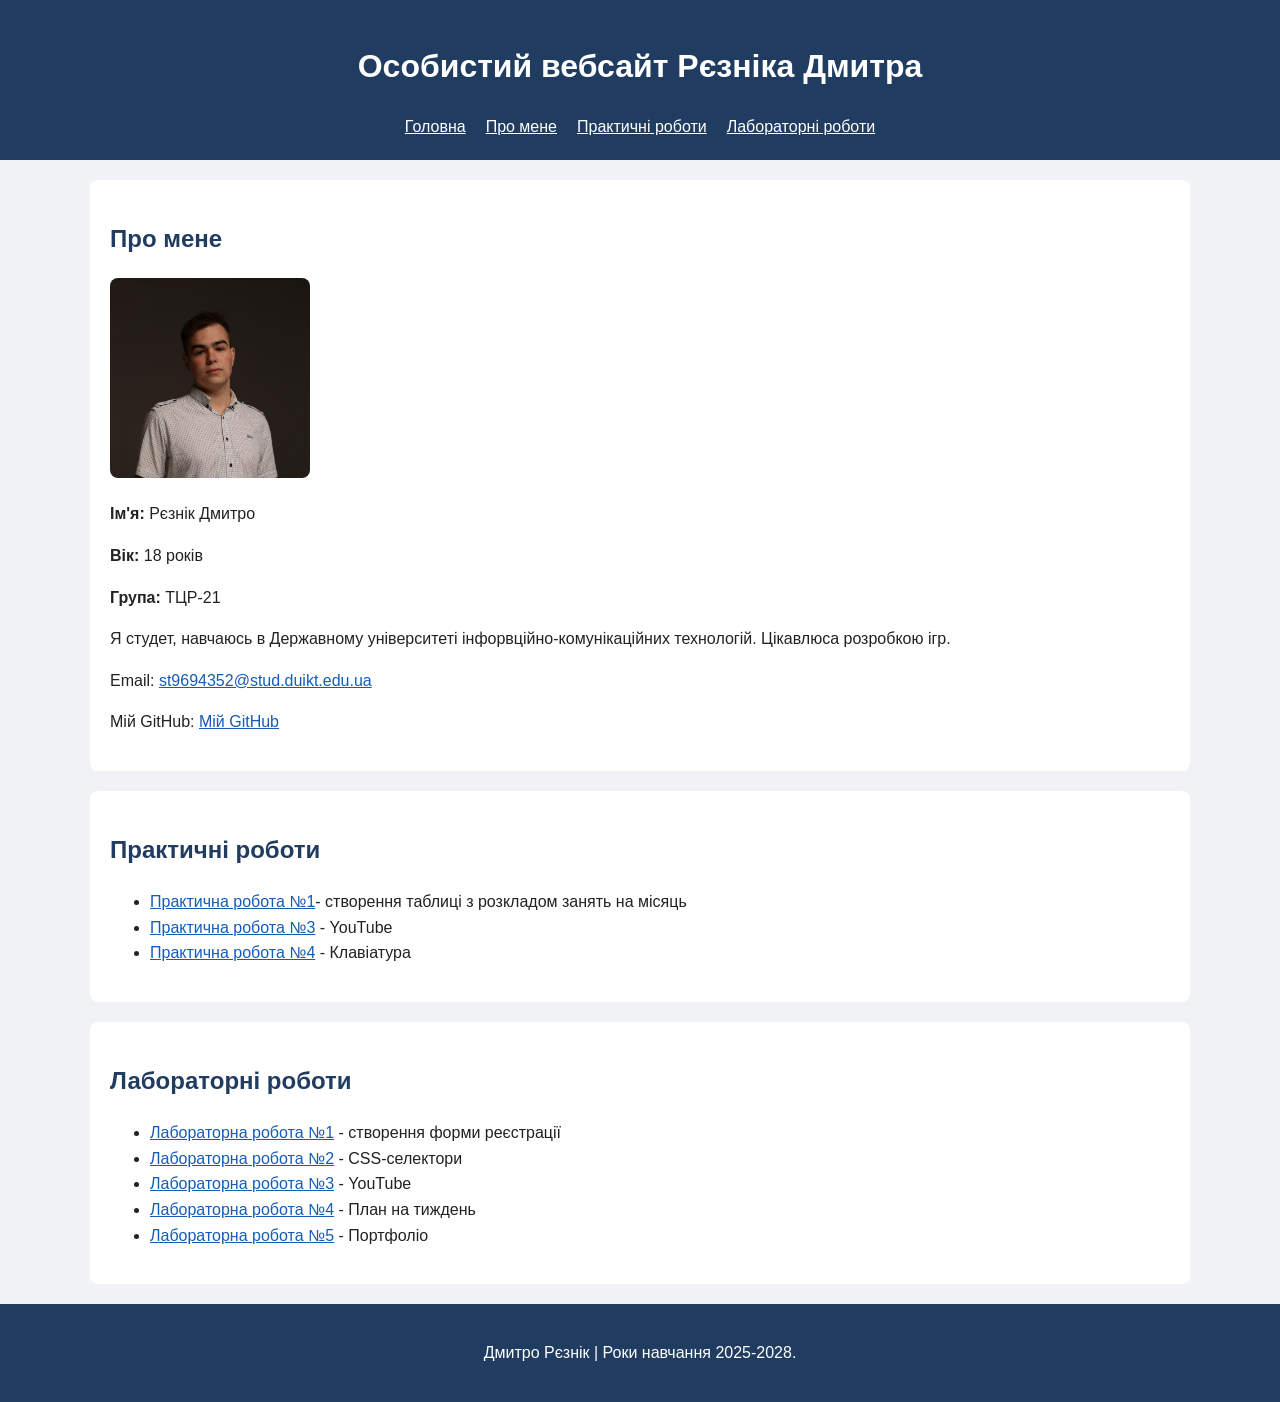
<file: index.html>
<!DOCTYPE html>
<html lang="uk">
<head>  
<meta charset="UTF-8">
<meta name="viewport" content="width=device-width, initial-scale=1.0">
<title>Особистий вебсайт</title>
<link rel="stylesheet" href="styles.css">
</head>
<body> 
        <header>
            <h1>Особистий вебсайт Рєзніка Дмитра</h1>

                <nav>
                        <a href="index.html">Головна</a>
                        <a href="#about">Про мене</a>
                        <a href="#practical">Практичні роботи</a>
                        <a href="#labs">Лабораторні роботи</a>
                </nav>
        </header>
        <main>
                <section id="about">
                        <h2>Про мене</h2>
                        <img src="images/39.png" alt="тут має бути фото" width="200">
                        <p><strong>Ім'я:</strong> Рєзнік Дмитро</p>
                        <p><strong>Вік:</strong> 18 років</p>
                        <p><strong>Група:</strong> ТЦР-21</p>
                        <p>
                                Я студет, навчаюсь в Державному університеті інфорвційно-комунікаційних технологій. Цікавлюса розробкою ігр.
                        </p>
                        <p>
                                Email: <a href="mailto: st9694352@stud.duikt.edu.ua">st9694352@stud.duikt.edu.ua</a>
                        </p>
                        <p>
                                Мій GitHub: <a href="GitHub: https://github.com/reznik394?tab=overview&from=2026-02-01&to=2026-02-09">Мій GitHub</a>
                        </p>
                </section>

                <section id="practical">
                        <h2>Практичні роботи</h2>
                        <ul>
                                <li><a href="PR1.html">Практична робота №1</a>- створення таблиці з розкладом занять на місяць</li>
                                <li><a href="lab3.html">Практична робота №3</a> - YouTube</li>
                                <li><a href="PR4.html">Практична робота №4</a> - Клавіатура</li>
                        </ul>
                </section>
                <section id="labs">
                        <h2>Лабораторні роботи</h2>
                        <ul>
                                <li><a href="lab1.html">Лабораторна робота №1</a> - створення форми реєстрації</li>
                                <li><a href="lab2.html">Лабораторна робота №2</a> - CSS-селектори</li>
                                <li><a href="lab3.html">Лабораторна робота №3</a> - YouTube</li>
                                <li><a href="lab4.html">Лабораторна робота №4</a> - План на тиждень</li>
                                <li><a href="lab5.html">Лабораторна робота №5</a> - Портфоліо</li>
                        </ul>
                </section>
                </main>
                <footer>
                        <p>Дмитро Рєзнік | Роки навчання 2025-2028.</p>
                </footer>
</body>
</html>
</file>
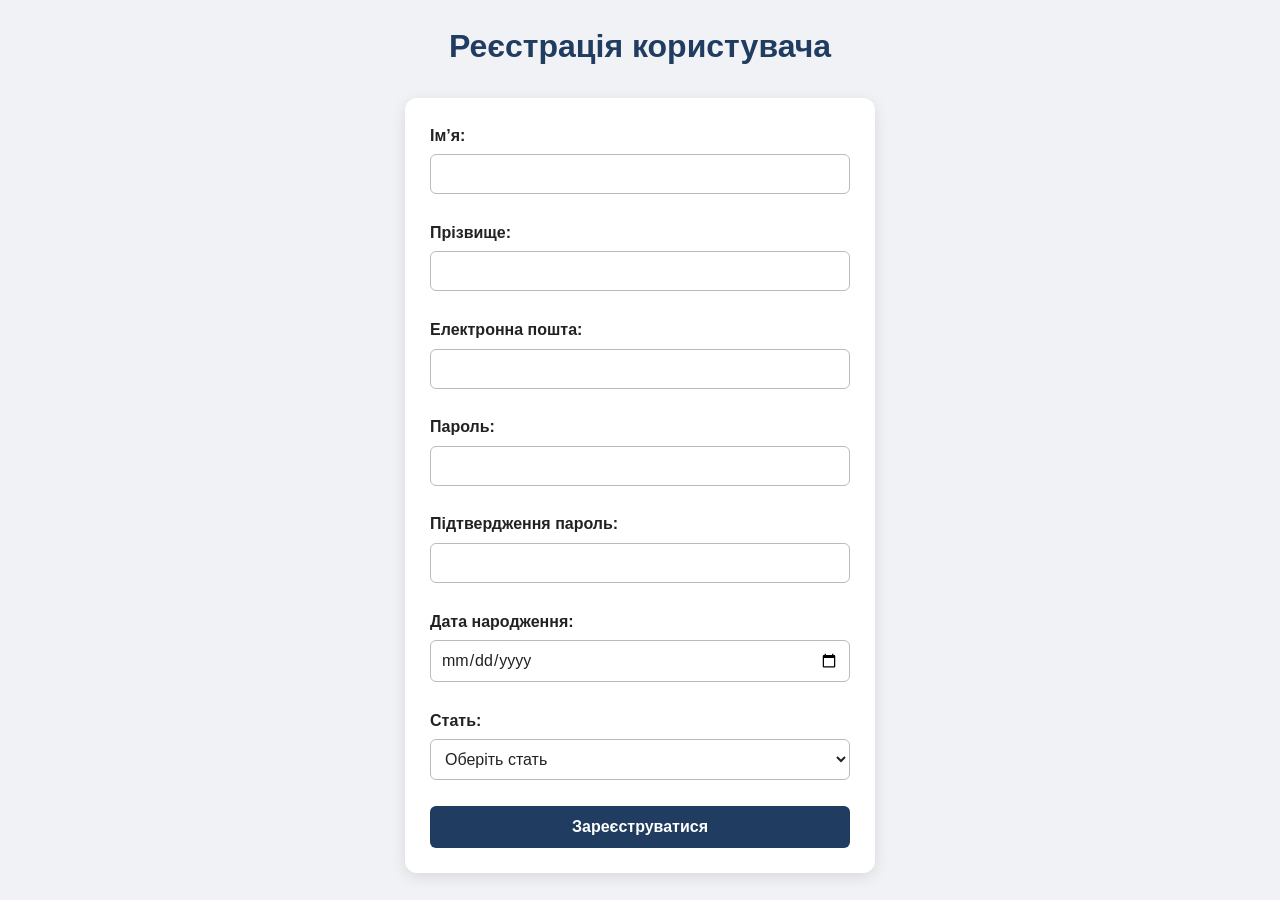
<file: lab1.html>
<!DOCTYPE html> <!-- Для того щоб працював HTML -->
<html lang="uk"> <!-- Підключення укр мови можна написать UA або ukr і все що в середині html буде показуватись на сайті як main в c++ -->
<head> <!-- Містить заголовок сторінки, підключення стилів CSS, мета-теги і іншу інформацію -->
  <meta charset="UTF-8"> <!-- Для сприйняття сойтом і,ї,є -->
  <meta name="viewport" content="width=device-width, initial-scale=1.0"> <!-- Для того щоб сайт був адаптивним під різні екрани -->
  <title>Форма реєстрації</title> <!-- Встановлює назву сторінки -->
  <link rel="stylesheet" href="styles.css"> <!-- Підключення стилів CSS -->
</head>
<body> <!-- Визначає основний вміст сторінки, який відображається на екрані користувача -->
<h1>Реєстрація користувача </h1> <!-- h1 Перша стрічка(головний заголовок сторінки) -->
<form action="https://webhook.site/b98803ad-32ab-4780-8aa2-9ac6c27032a1"  method="post"> <!-- from-початок форми, action-адреса куди будуть надіслані введені дані, method-указує що дані форми надсилатимуться методом POST.-->

  <label for="first_name">Ім’я:</label> <!-- Створює напис Ім’я: для поля введення, з атрибутом for="first-name" -->
  <input
          type="text"
          id="first-name"
          name="first_name"
  > <!-- type-дозволяє вводити звичайний текст, id-унікальний ідентифікатор, name-назва, під якою введене ім’я надсилається на сервер, required-поле обов’язково потрібно заповнити -->
  <br></br> <!-- переводить текст на новий рядок -->

  <label for= "last_name" >Прізвище:</label>
  <input
          type="text"
          id="last-name"
          name="last_name"
  >
  <br></br>

  <label for="email">Електронна пошта:</label>
  <input
          type="email"
          id="email"
          name="email"
  > <!-- type="email" для введння пошти -->
  <br></br>

  <label for="password">Пароль:</label>
  <input
          type="password"
          id="password"
          name="password"
  > <!-- type="password" поле для введення паролю -->
  <br></br>

  <label for="confirm-password">Підтвердження пароль:</label>
  <input
          type="password"
          id="confirm-password"
          name="confirm_password"
  >
  <br></br>

  <label for="birth-date">Дата народження:</label>
  <input
          type="date"
          id="birth-date"
          name="birth_date"
  > <!-- type="date" табличка з датами -->
  <br></br>

  <label for="gender">Стать:</label>
  <select id="gender" name="gender"> <!-- select-створює випадний список -->
    <option value="">Оберіть стать</option> <!-- option-добавляє варіанти в списку -->
    <option value="male">Чоловіча</option> <!-- value-означає що значення ще не вибране -->
    <option value="female">Жіноча</option>
    <option value="other">Інша</option>
  </select>
  <br></br>

  <input
          type="submit"
          name="submit"
          value="Зареєструватися"
  > <!--  type="submit"-після натискання надсилає дані форми за адресою, вказаною в action -->
  <!-- name="submit"-назва кнопки в запиті -->
</form>
</body>
</html>
</file>
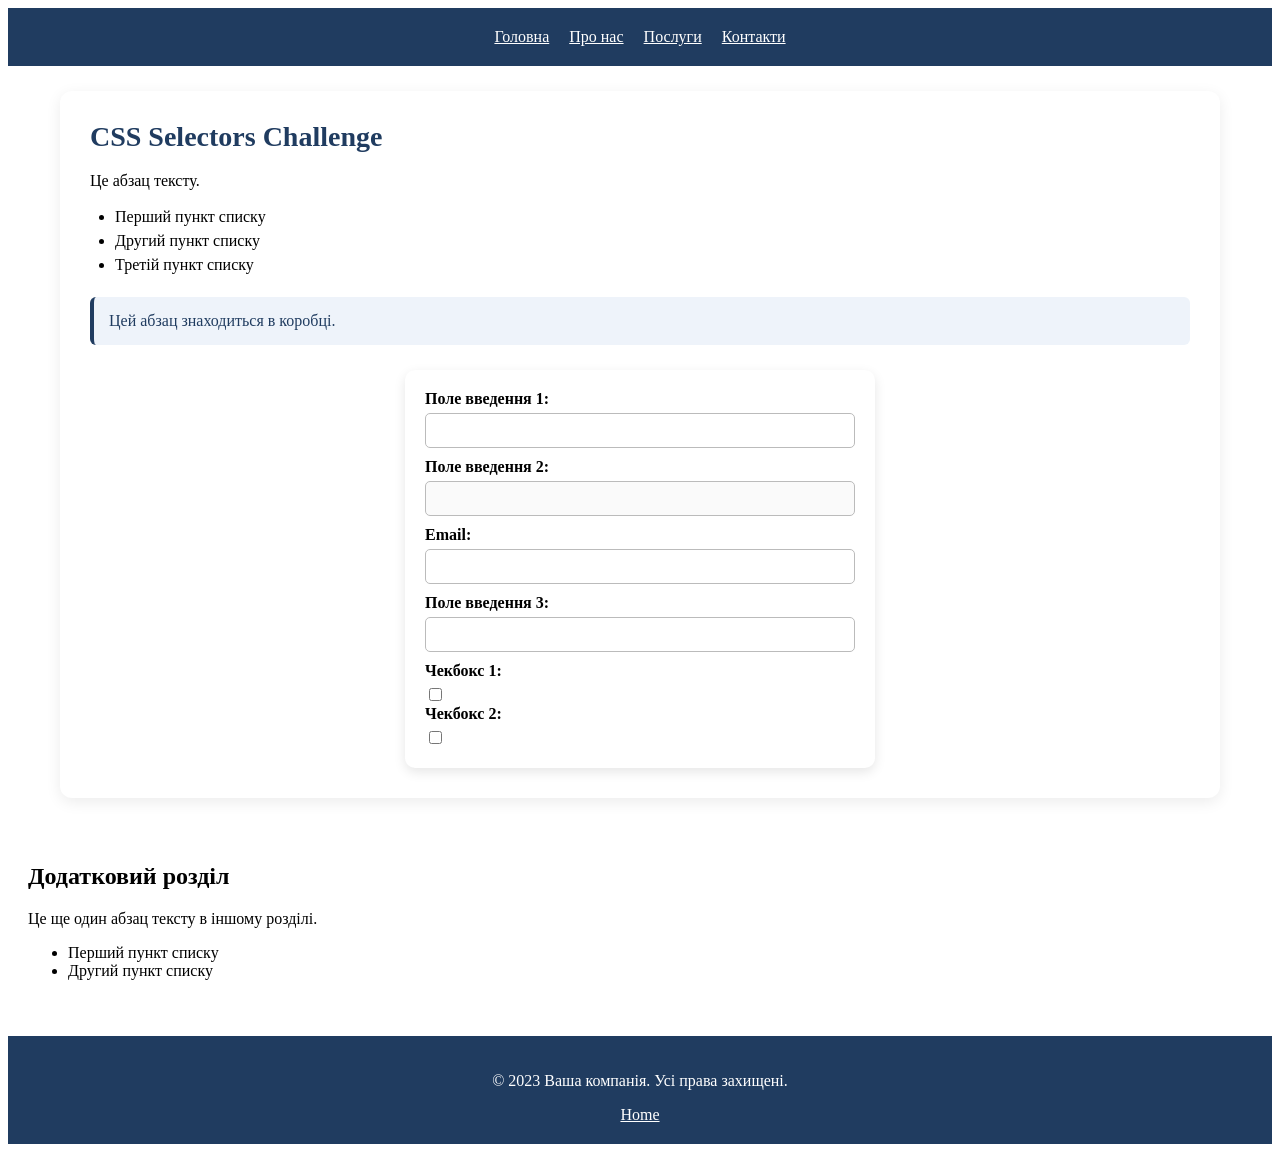
<file: lab2.html>
<!DOCTYPE html>
<html lang="en">
<head>
    <meta charset="UTF-8">
    <meta name="viewport" content="width=device-width, initial-scale=1.0">
    <link rel="stylesheet" href="lab2.css">
    <title>CSS Selectors Challenge</title>
</head>
<body>
    <header>
        <nav>
            <ul>
                <li><a href="#">Головна</a></li>
                <li><a href="https://example.com">Про нас</a></li>
                <li><a href="#">Послуги</a></li>
                <li><a href="http://notrealsite.ua">Контакти</a></li>
            </ul>
        </nav>
    </header>
    <div class="container">
        <h1>CSS Selectors Challenge</h1>
        <p>Це абзац тексту.</p>
        <ul>
            <li>Перший пункт списку</li>
            <li class="special">Другий пункт списку</li>
            <li>Третій пункт списку</li>
        </ul>
        <div class="box">
            <p>Цей абзац знаходиться в коробці.</p>
        </div>
        <form>
            <label for="input1">Поле введення 1:</label>
            <input type="text" id="input1">
            <label for="input2">Поле введення 2:</label>
            <input type="text" id="input2" disabled>
            <label for="email1">Email:</label>
            <input type="email" id="email1">
            <label for="input3">Поле введення 3:</label>
            <input type="text" id="input3">
            <label for="check1">Чекбокс 1:</label>
            <input type="checkbox" id="check1">
            <label for="check2">Чекбокс 2:</label>
            <input type="checkbox" id="check2">
        </form>
    </div>
    <section>
        <h2>Додатковий розділ</h2>
        <p>Це ще один абзац тексту в іншому розділі.</p>
        <ul>
            <li>Перший пункт списку</li>
            <li>Другий пункт списку</li>
        </ul>
    </section>
    <footer>
        <p>&copy; 2023 Ваша компанія. Усі права захищені.</p>
        <a href="#">Home</a>
    </footer>
</body>
</html>
</file>
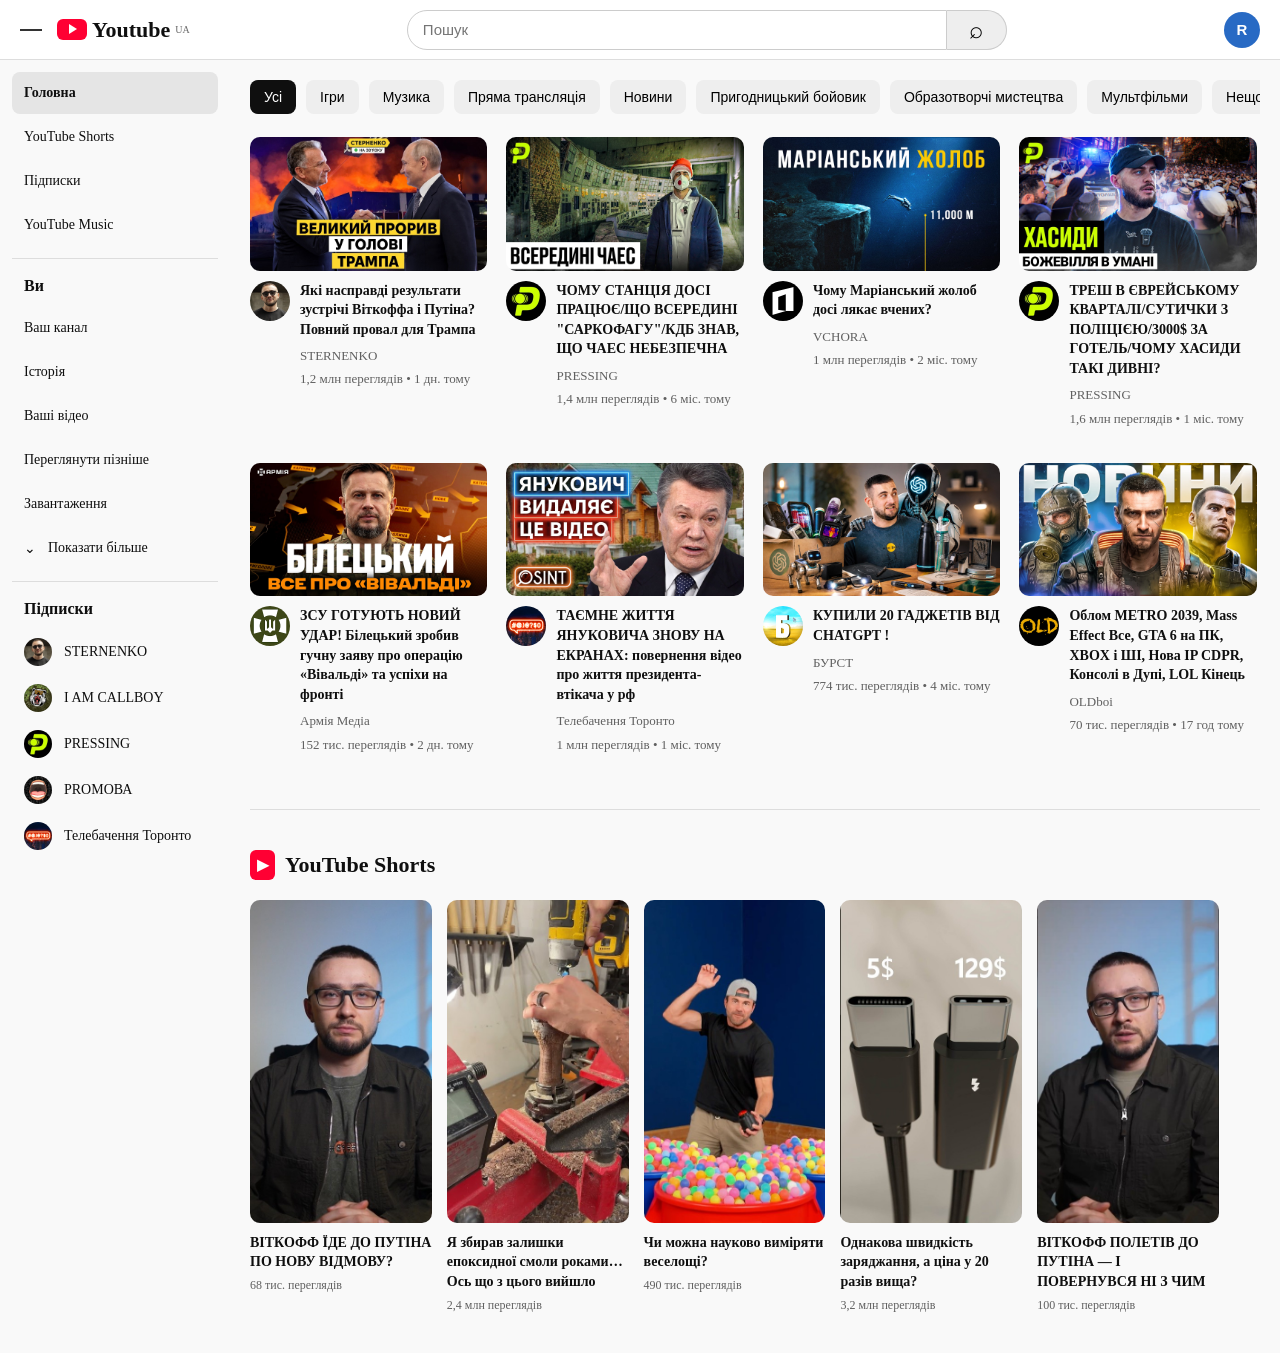
<file: lab3.html>
<!DOCTYPE html>
<html lang="uk">
<head>
    <meta charset="UTF-8">
    <meta name="viewport" content="width=device-width, initial-scale=1.0">
    <title>Lab3</title>
    <link rel="stylesheet" href="lab3.css">
</head>

<body>
    <header class="header">
        <div class="logo">
            <span class="menu-icon"></span>
            <span class="youtube-icon"></span>
            <strong>Youtube</strong>
            <sub>UA</sub>
        </div>

        <div class="search">
            <input type="text" placeholder="Пошук">
            <button></button>
        </div>

        <div class="header-actions">
            <button class="avatar">R</button>
        </div>
    </header>

    <div class="layout">
        <aside class="sidebar">
           <a class="active" href="#"><span>Головна</span></a>
            <a href="#"><span>YouTube Shorts</span></a>
            <a href="#"><span>Підписки</span></a>
            <a href="#"><span>YouTube Music</span></a>
            <hr>
            <h3>Ви</h3>
            <a href="#"><span>Ваш канал</span></a>
            <a href="#"><span>Історія</span></a>
            <a href="#"><span>Ваші відео</span></a>
            <a href="#"><span>Переглянути пізніше</span></a>
            <a href="#"><span> Завантаження</span></a>
            <a href="#">⌄<span>Показати більше</span></a>
                
            <hr>

            <h3>Підписки</h3>
            <a href="https://www.youtube.com/@STERNENKO" target="_blank">
                <img src="images/STERNENKO-avatar.jpg" alt="">
                <span>STERNENKO</span>
            </a>
            <a href="https://www.youtube.com/@iamcallboy" target="_blank">
                <img src="images/CALLBOY-avatar.jpg" alt="">
                <span>I AM CALLBOY</span>
            </a>
            <a href="https://www.youtube.com/@SergiyPeichev" target="_blank">
                <img src="images/PRESSING-avatar.jpg" alt="">
                <span>PRESSING</span>
            </a>
            <a href="https://www.youtube.com/@projektmova" target="_blank">
                <img src="images/PROMOVA-avatar.jpg" alt="">
                <span>PROМОВА</span>
            </a>
            <a href="https://www.youtube.com/@uttoronto" target="_blank">
                <img src="images/TORONTO-avatar.jpg" alt="">
                <span>Телебачення Торонто</span>
            </a>
        </aside>

        <main class="content">
            <nav class="categories">
                <button class="selected">Усі</button>
                <button>Ігри</button>
                <button>Музика</button>
                <button>Пряма трансляція</button>
                <button>Новини</button>
                <button>Пригодницький бойовик</button>
                <button>Образотворчі мистецтва</button>
                <button>Мультфільми</button>
                <button>Нещодавні завантаження</button>
            </nav>

                <article class="video">
                    <a href="https://www.youtube.com/watch?v=WqKWHSUhpuA" rel="noopener noreferrer">
                        <img src="images/STERNENKO1.jpg" alt="STERNENKO">
                    </a>

                    <div class="video-info">
                        <div class="chennel-avatar">
                        <a href="https://www.youtube.com/@STERNENKO" rel="noopener noreferrer">
                            <img src="images/STERNENKO-avatar.jpg" alt="STERNENKO">
                        </a>
                        </div>
                        <div>
                            <h3>
                             <a href="https://www.youtube.com/watch?v=WqKWHSUhpuA" rel="noopener noreferrer">Які насправді результати зустрічі Віткоффа і Путіна? Повний провал для Трампа</a>
                            </h3>
                            <p>STERNENKO</p>
                            <p>1,2 млн переглядів • 1 дн. тому</p>
                        </div>
                    </div>
                </article>

                <article class="video">
                    <a href="https://www.youtube.com/watch?v=DLXvTyZtq6I&t=2s">
                        <img src="images/PRESSING1.jpg" alt="PRESSING">
                    </a>
                    <div class="video-info">
                        <div class="chennel-avatar">
                        <a href="https://www.youtube.com/@SergiyPeichev" rel="noopener noreferrer">
                            <img src="images/PRESSING-avatar.jpg" alt="PRESSING">
                        </a>
                        </div>
                        <div>
                         <h3>
                            <a href="https://www.youtube.com/watch?v=DLXvTyZtq6I&t=2s" rel="noopener noreferrer">ЧОМУ СТАНЦІЯ ДОСІ ПРАЦЮЄ/ЩО ВСЕРЕДИНІ "САРКОФАГУ"/КДБ ЗНАВ, ЩО ЧАЕС НЕБЕЗПЕЧНА</a>
                        </h3>
                         <p>PRESSING</p>
                         <p>1,4 млн переглядів • 6 міс. тому</p>
                        </div>
                    </div>
                </article>

                <article class="video">
                    <a href="https://www.youtube.com/watch?v=uTGwuZnBKmI" rel="noopener noreferrer">
                        <img src="images/VCHORA1.jpg" alt="VCHORA">
                    </a>
                    <div class="video-info">
                        <div class="chennel-avatar">
                        <a href="https://www.youtube.com/@vchora-official" rel="noopener noreferrer">
                            <img src="images/VCHORA-avatar.jpg" alt="VCHORA">
                        </a>
                        </div>
                        <div>
                         <h3>
                            <a href="https://www.youtube.com/watch?v=uTGwuZnBKmI" rel="noopener noreferrer">Чому Маріанський жолоб досі лякає вчених?</a>
                         </h3>
                         <p>VCHORA</p>
                         <p>1 млн переглядів • 2 міс. тому</p>
                        </div>
                    </div>
                </article>

                 <article class="video">
                    <a href="https://www.youtube.com/watch?v=bJYG_bbLWq4&t=21s">
                        <img src="images/PRESSING2.jpg" alt="PRESSING">
                    </a>
                    <div class="video-info">
                        <div class="chennel-avatar">
                            <a href="https://www.youtube.com/@SergiyPeichev" rel="noopener noreferrer">
                                <img src="images/PRESSING-avatar.jpg" alt="PRESSING">
                            </a>
                        </div>
                        <div>
                         <h3>
                            <a href="https://www.youtube.com/watch?v=bJYG_bbLWq4&t=21s" rel="noopener noreferrer">ТРЕШ В ЄВРЕЙСЬКОМУ КВАРТАЛІ/СУТИЧКИ З ПОЛІЦІЄЮ/3000$ ЗА ГOТЕЛЬ/ЧОМУ ХАСИДИ ТАКІ ДИВНІ?</a>
                         </h3>
                         <p>PRESSING</p>
                         <p>1,6 млн переглядів • 1 міс. тому</p>
                        </div>
                    </div>
                </article>
                
                <article class="video">
                    <a href="https://www.youtube.com/watch?v=G9UiAfH4m4E" rel="noopener noreferrer">
                     <img src="images/Armia1.jpg" alt="Армія Медіа">
                    </a>
                    <div class="video-info">
                        <div class="chennel-avatar">
                            <a href="https://www.youtube.com/@army_tv_ua" rel="noopener noreferrer">
                                <img src="images/Armia-avatar.jpg" alt="Армія Медіа">
                            </a>
                        </div>
                        <div>
                         <h3>
                            <a href="https://www.youtube.com/watch?v=G9UiAfH4m4E" rel="noopener noreferrer">ЗСУ ГОТУЮТЬ НОВИЙ УДАР! Білецький зробив гучну заяву про операцію «Вівальді» та успіхи на фронті</a>
                         </h3>
                         <p>Армія Медіа</p>
                         <p>152 тис. переглядів • 2 дн. тому</p>
                        </div>
                    </div>
                </article>

                
                <article class="video">
                    <a href="https://www.youtube.com/watch?v=Kcg6heEuiNU">
                     <img src="images/TORONTO1.jpg" alt="Телебачення Торонто">
                    </a>
                    <div class="video-info">
                        <div class="chennel-avatar">
                            <a href="https://www.youtube.com/@uttoronto" rel="noopener noreferrer">
                                <img src="images/TORONTO-avatar.jpg" alt="Телебачення Торонто">
                            </a>
                        </div>
                        <div>
                         <h3>
                            <a href="https://www.youtube.com/watch?v=Kcg6heEuiNU" rel="noopener noreferrer">ТАЄМНЕ ЖИТТЯ ЯНУКОВИЧА ЗНОВУ НА ЕКРАНАХ: повернення відео про життя президента-втікача у рф</a>
                         </h3>
                         <p>Телебачення Торонто</p>
                         <p>1 млн переглядів • 1 міс. тому</p>
                        </div>
                    </div>
                </article>

                <article class="video">
                    <a href="https://www.youtube.com/watch?v=PI9h_WMKdWI" rel="noopener noreferrer">
                     <img src="images/БУРСТ1.jpg" alt="БУРСТ">
                    </a>
                    <div class="video-info">
                        <div class="chennel-avatar">
                            <a href="https://www.youtube.com/@BURSTUKR">
                                <img src="images/БУРСТ-avatar.jpg" alt="БУРСТ">
                            </a>
                        </div>
                        <div>
                         <h3>
                            <a href="https://www.youtube.com/watch?v=PI9h_WMKdWI" rel="noopener noreferrer">КУПИЛИ 20 ГАДЖЕТІВ ВІД CHATGPT !</a>
                         </h3>
                         <p>БУРСТ</p>
                         <p>774 тис. переглядів • 4 міс. тому</p>
                        </div>
                    </div>
                </article>

                <article class="video">
                    <a href="https://www.youtube.com/watch?v=uH1v47isRIo" rel="noopener noreferrer">
                     <img src="images/OLDboi1.jpg" alt="OLDboi">
                    </a>
                    <div class="video-info">
                        <div class="chennel-avatar">
                            <a href="https://www.youtube.com/@oldboiua" rel="noopener noreferrer">
                                <img src="images/OLDboi-avatar.jpg" alt="OLDboi">
                            </a>
                        </div>
                        <div>
                         <h3>
                            <a href="https://www.youtube.com/watch?v=uH1v47isRIo" rel="noopener noreferrer">Облом METRO 2039, Mass Effect Все, GTA 6 на ПК, XBOX і ШІ, Нова IP CDPR, Консолі в Дупі, LOL Кінець</a>
                         </h3>
                         <p>OLDboi</p>
                         <p>70 тис. переглядів • 17 год тому</p>
                        </div>
                    </div>
                </article>
                
                <section class="shorts">
                    <h2><span>▶</span> YouTube Shorts</h2>
                     <div class="shorts-list">
                        <article>
                            <a href="https://www.youtube.com/shorts/yUsYUymtxP0" rel="noopener noreferrer">
                                <img src="images/STERNENKO2.jpg" alt="STERNENKOShorts">
                            </a>
                            <h3>
                                <a href="https://www.youtube.com/shorts/yUsYUymtxP0" rel="noopener noreferrer">ВІТКОФФ ЇДЕ ДО ПУТІНА ПО НОВУ ВІДМОВУ?</a>
                            </h3>
                            <p>68 тис. переглядів</p>
                        </article>

                        <article>
                            <a href="https://www.youtube.com/shorts/2Zvk6gtqYRg" rel="noopener noreferrer">
                                <img src="images/Matthew Spiegel1.jpg" alt="MatthewSpiegelShorts">
                            </a>
                            <h3>
                                <a href="https://www.youtube.com/shorts/2Zvk6gtqYRg" rel="noopener noreferrer">Я збирав залишки епоксидної смоли роками… Ось що з цього вийшло</a>
                            </h3>
                            <p>2,4 млн переглядів</p>
                        </article>

                        <article>
                            <a href="https://www.youtube.com/shorts/eXv6fWonvUM" rel="noopener noreferrer">
                                <img src="images/Mark Rober1.jpg" alt="MarkRoberShorts">
                            </a>
                            <h3>
                                <a href="https://www.youtube.com/shorts/eXv6fWonvUM" rel="noopener noreferrer">Чи можна науково виміряти веселощі?</a>
                            </h3>
                            <p>490 тис. переглядів</p>
                        </article>

                        <article>
                            <a href="https://www.youtube.com/shorts/ftoFDNg0K94" rel="noopener noreferrer">
                                <img src="images/Infinite Desk1.jpg" alt="InfiniteDeskShorts">
                            </a>
                            <h3>
                                <a href="https://www.youtube.com/shorts/ftoFDNg0K94" rel="noopener noreferrer">Однакова швидкість заряджання, а ціна у 20 разів вища?</a>
                            </h3>
                            <p>3,2 млн переглядів</p>
                        </article>

                        <article>
                            <a href="https://www.youtube.com/shorts/yRlIwDvVLrA" rel="noopener noreferrer">
                                <img src="images/STERNENKO3.jpg" alt="STERNENKOShorts">
                            </a>
                            <h3>
                                <a href="https://www.youtube.com/shorts/yRlIwDvVLrA" rel="noopener noreferrer">ВІТКОФФ ПОЛЕТІВ ДО ПУТІНА — І ПОВЕРНУВСЯ НІ З ЧИМ</a>
                            </h3>
                            <p>100 тис. переглядів</p>
                        </article>
                     </div>
                </section>
        </main>
    </div>
</body>
</html>
</file>
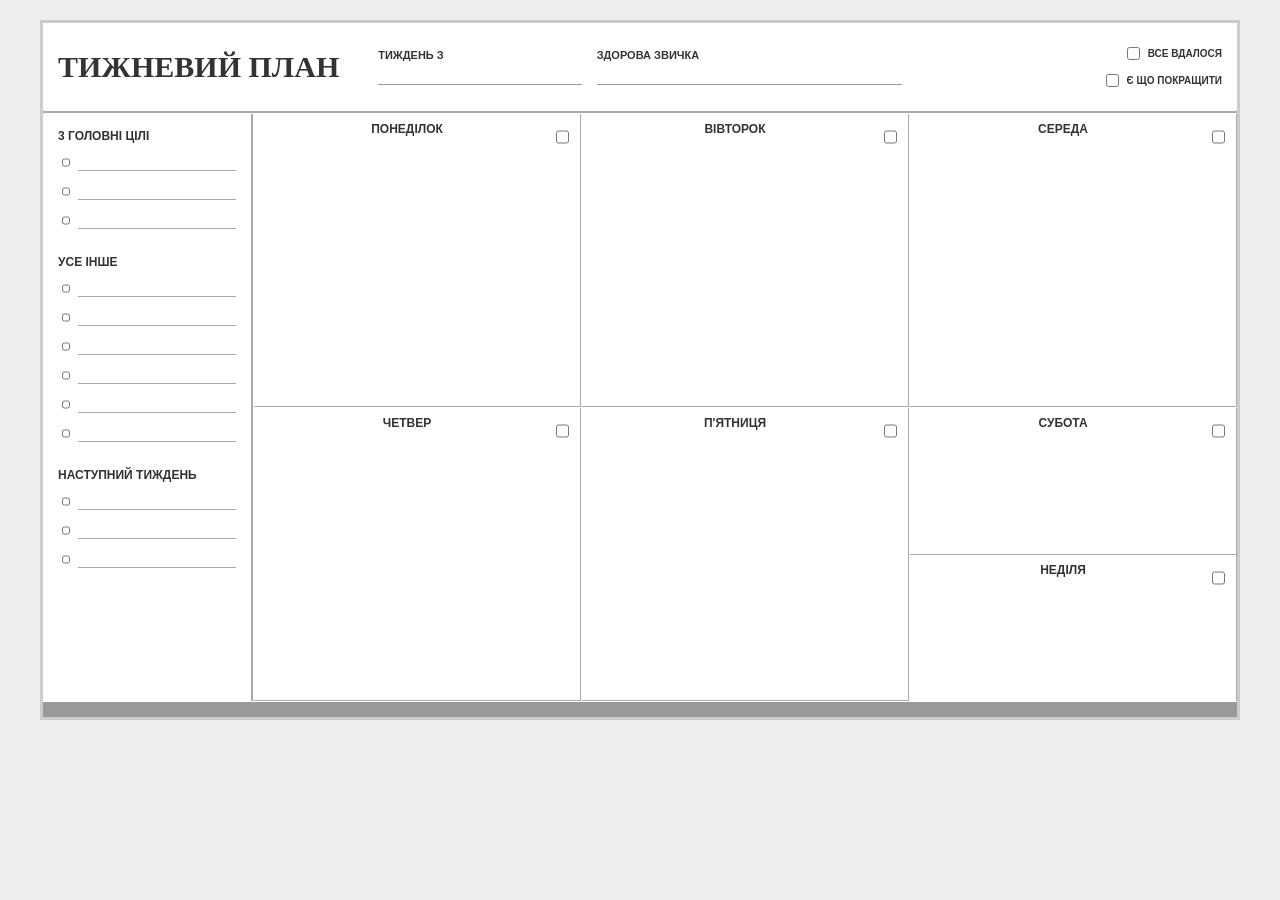
<file: lab4.html>
<!DOCTYPE html>
<html lang="uk">
<head>
    <meta charset="UTF-8">
    <meta name="viewport" content="width=device-width, initial-scale=1.0">
    <title>Тижневий план</title>
    <link rel="stylesheet" href="lab4.css">
</head>
<body>

<div class="planner">

    <header class="header">
        <div class="title">
            <h1>ТИЖНЕВИЙ ПЛАН</h1>
        </div>

        <div class="week">
            <label>ТИЖДЕНЬ З</label>
            <input type="text">
        </div>

        <div class="habit">
            <label>ЗДОРОВА ЗВИЧКА</label>
            <input type="text">
        </div>

        <div class="checks">
            <label>
                <input type="checkbox">
                ВСЕ ВДАЛОСЯ
            </label>

            <label>
                <input type="checkbox">
                Є ЩО ПОКРАЩИТИ
            </label>
        </div>
    </header>

    <aside class="sidebar">

        <section>
            <h3>3 ГОЛОВНІ ЦІЛІ</h3>

            <div class="task">
                <input type="checkbox">
                <input type="text">
            </div>

            <div class="task">
                <input type="checkbox">
                <input type="text">
            </div>

            <div class="task">
                <input type="checkbox">
                <input type="text">
            </div>
        </section>

        <section>
            <h3>УСЕ ІНШЕ</h3>

            <div class="task">
                <input type="checkbox">
                <input type="text">
            </div>

            <div class="task">
                <input type="checkbox">
                <input type="text">
            </div>

            <div class="task">
                <input type="checkbox">
                <input type="text">
            </div>

            <div class="task">
                <input type="checkbox">
                <input type="text">
            </div>

            <div class="task">
                <input type="checkbox">
                <input type="text">
            </div>

            <div class="task">
                <input type="checkbox">
                <input type="text">
            </div>
        </section>

        <section>
            <h3>НАСТУПНИЙ ТИЖДЕНЬ</h3>

            <div class="task">
                <input type="checkbox">
                <input type="text">
            </div>

            <div class="task">
                <input type="checkbox">
                <input type="text">
            </div>

            <div class="task">
                <input type="checkbox">
                <input type="text">
            </div>
        </section>

    </aside>

    <section class="day monday">
        <h3>ПОНЕДІЛОК</h3>
        <input type="checkbox">
        <textarea></textarea>
    </section>

    <section class="day tuesday">
        <h3>ВІВТОРОК</h3>
        <input type="checkbox">
        <textarea></textarea>
    </section>

    <section class="day wednesday">
        <h3>СЕРЕДА</h3>
        <input type="checkbox">
        <textarea></textarea>
    </section>

    <section class="day thursday">
        <h3>ЧЕТВЕР</h3>
        <input type="checkbox">
        <textarea></textarea>
    </section>

    <section class="day friday">
        <h3>П'ЯТНИЦЯ</h3>
        <input type="checkbox">
        <textarea></textarea>
    </section>

    <div class="weekend">

        <section class="day saturday">
            <h3>СУБОТА</h3>
            <input type="checkbox">
            <textarea></textarea>
        </section>

        <section class="day sunday">
            <h3>НЕДІЛЯ</h3>
            <input type="checkbox">
            <textarea></textarea>
        </section>

    </div>

    <footer></footer>

</div>

</body>
</html>
</file>
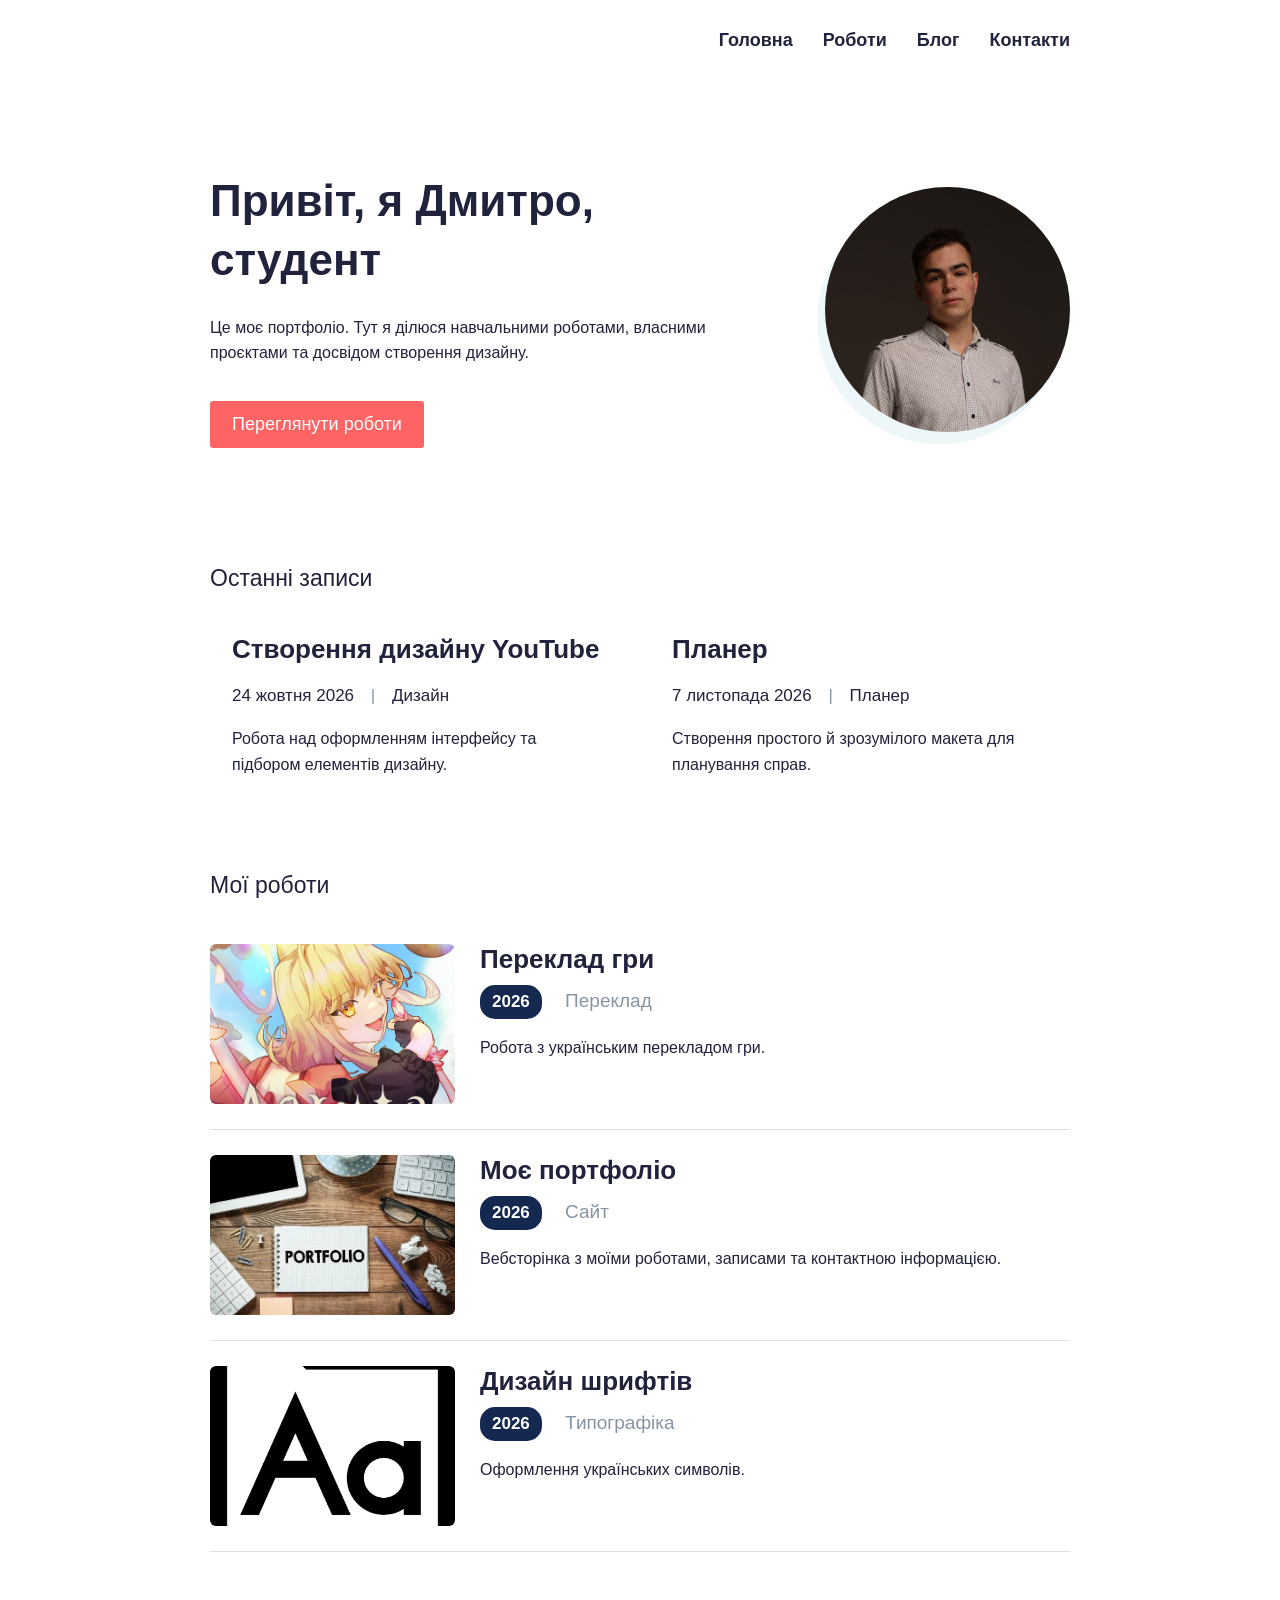
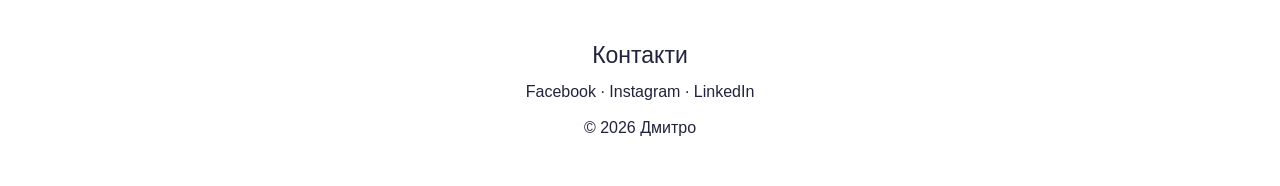
<file: lab5.html>
<!DOCTYPE html>
<html lang="uk">
<head>
    <meta charset="UTF-8">
    <meta name="viewport" content="width=device-width, initial-scale=1.0">
    <title>Моє портфоліо</title>
    <link rel="stylesheet" href="lab5.css">
</head>
<body>
    <header class="container" id="home">
        <nav>
            <a href="#home">Головна</a>
            <a href="#works">Роботи</a>
            <a href="#blog">Блог</a>
            <a href="#contact">Контакти</a>
        </nav>
    </header>

    <main>
        <section class="hero container">
            <div class="hero-text">
                <h1>Привіт, я Дмитро,<br>студент</h1>
                <p>Це моє портфоліо. Тут я ділюся навчальними роботами, власними проєктами та досвідом створення дизайну.</p>
                <a class="button" href="#works">Переглянути роботи</a>
            </div>
            <img class="avatar" src="images/39.png" alt="Фото">
        </section>

        <section class="blog" id="blog">
            <div class="container">
                <h2>Останні записи</h2>
                <div class="blog-list">
                    <article class="blog">
                        <h3>Створення дизайну YouTube</h3>
                        <p class="blog-meta">24 жовтня 2026 <span>|</span> Дизайн</p>
                        <p>Робота над оформленням інтерфейсу та підбором елементів дизайну.</p>
                    </article>
                    <article class="blog">
                        <h3>Планер</h3>
                        <p class="blog-meta">7 листопада 2026 <span>|</span> Планер</p>
                        <p>Створення простого й зрозумілого макета для планування справ.</p>
                    </article>
                </div>
            </div>
        </section>

        <section class="works container" id="works">
            <h2>Мої роботи</h2>

            <article class="work">
                <img src="images/aeruta.jpg" alt="Гра">
                <div>
                    <h3>Переклад гри</h3>
                    <p class="work-meta"><span class="year">2026</span> Переклад</p>
                    <p>Робота з українським перекладом гри.</p>
                </div>
            </article>

            <article class="work">
                <img src="images/Portfolio.jpg" alt="Портфоліо">
                <div>
                    <h3>Моє портфоліо</h3>
                    <p class="work-meta"><span class="year">2026</span> Сайт</p>
                    <p>Вебсторінка з моїми роботами, записами та контактною інформацією.</p>
                </div>
            </article>

            <article class="work">
                <img src="images/shrift.png" alt="Шрифт">
                <div>
                    <h3>Дизайн шрифтів</h3>
                    <p class="work-meta"><span class="year">2026</span> Типографіка</p>
                    <p>Оформлення українських символів.</p>
                </div>
            </article>
        </section>
    </main>

    <footer id="contact">
        <h2>Контакти</h2>
        <p>Facebook · Instagram · LinkedIn</p>
        <p>© 2026 Дмитро</p>
    </footer>
</body>
</html>
</file>
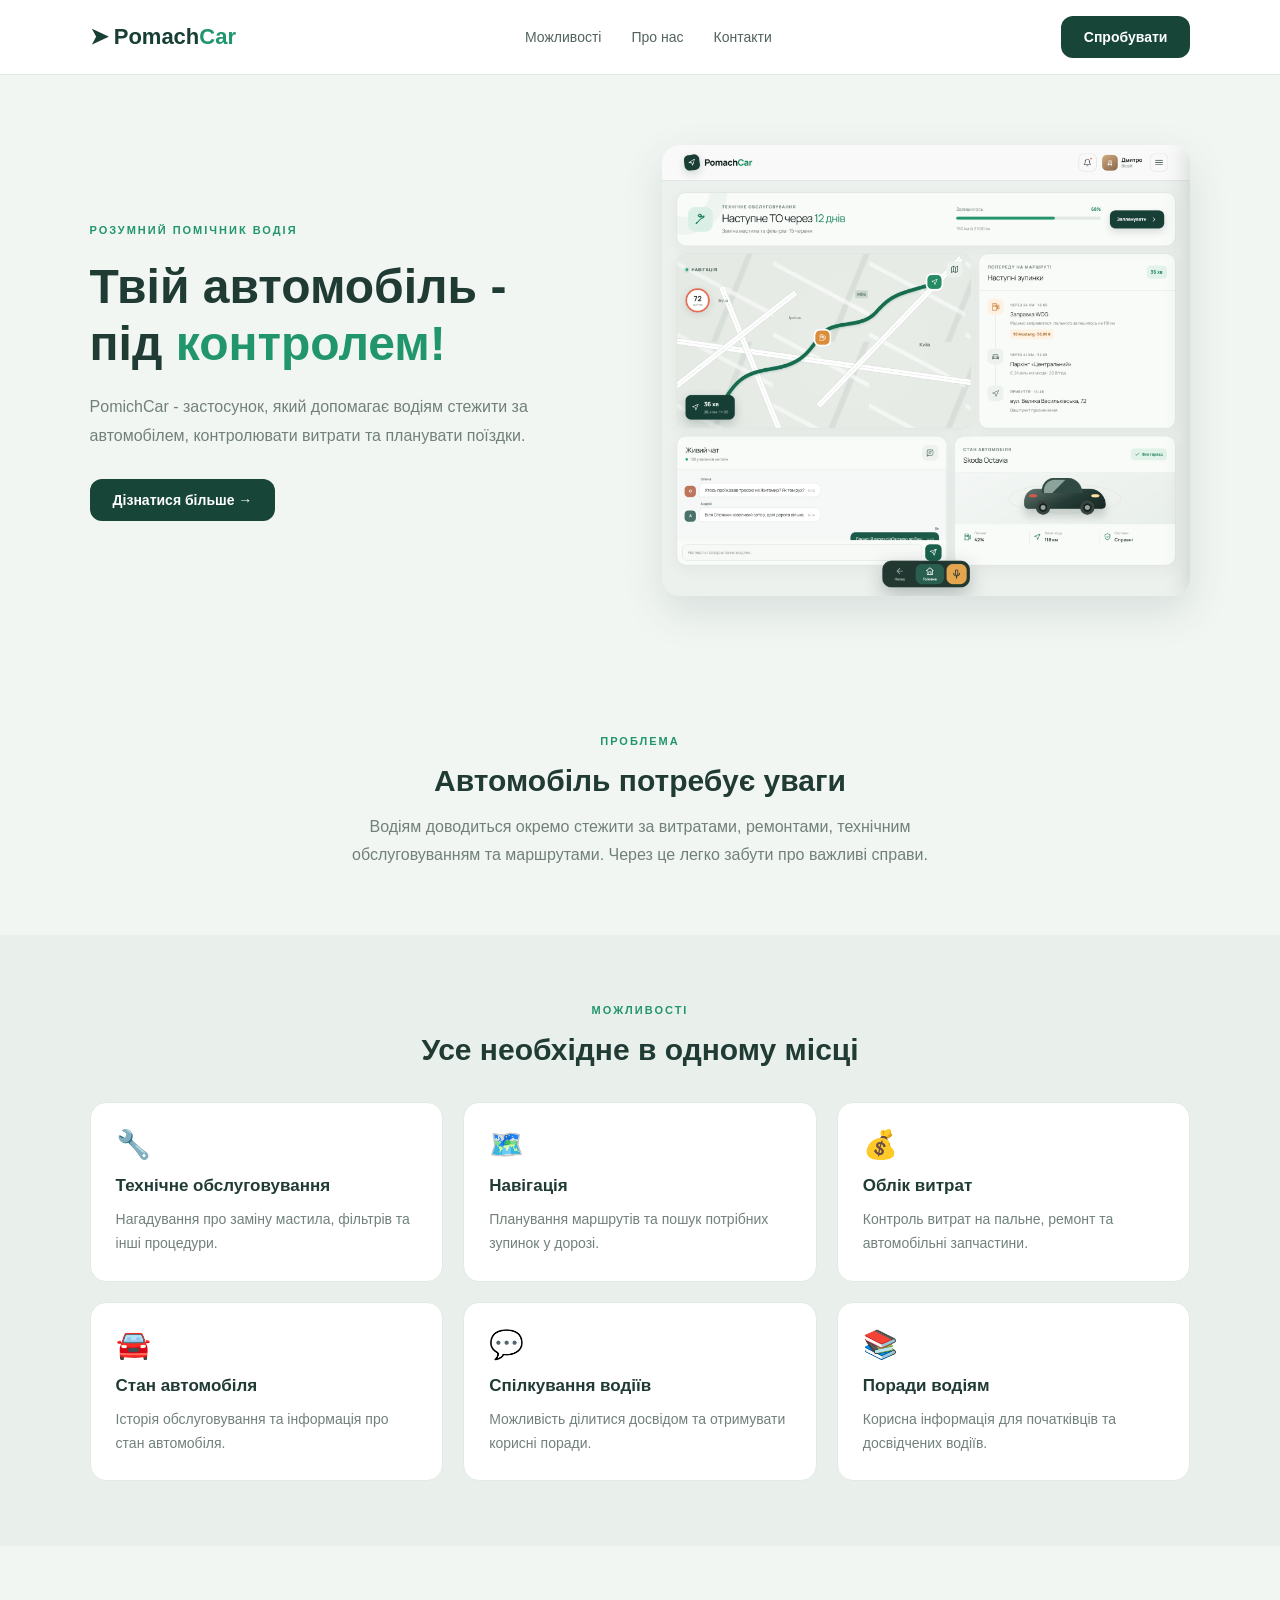
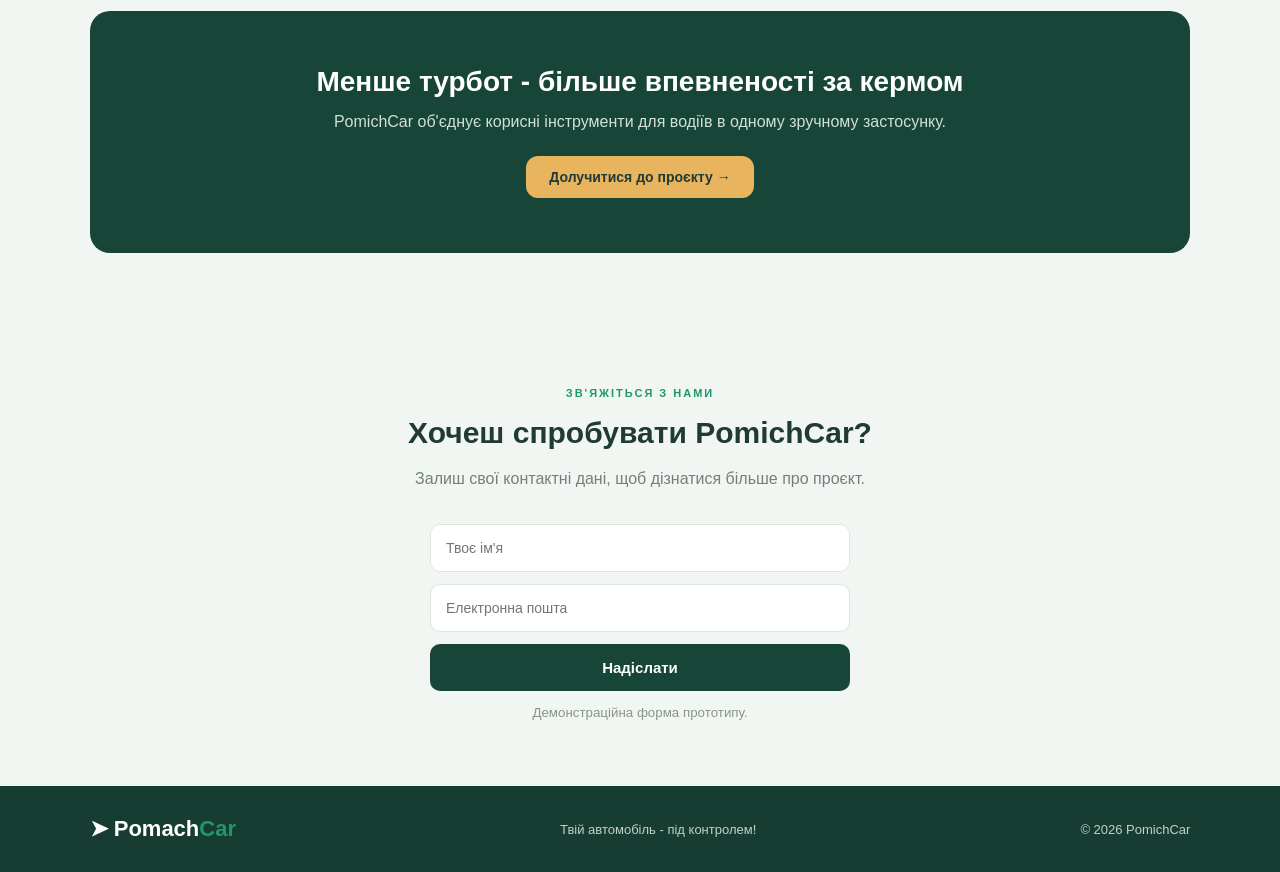
<file: PomichCar.html>
<!DOCTYPE html>
<html lang="uk">
<head>
    <meta charset="UTF-8">
    <meta name="viewport" content="width=device-width, initial-scale=1.0">
    <title>PomichCar — твій автомобіль під контролем</title>
    <link rel="stylesheet" href="PomichCar.css">
</head>
<body>

<header>
    <div class="logo">➤ Pomach<span>Car</span></div>
    <nav>
        <a href="#features">Можливості</a>
        <a href="#about">Про нас</a>
        <a href="#contact">Контакти</a>
    </nav>
    <a href="#contact" class="header-btn">Спробувати</a>
</header>

<section class="hero">
    <div class="hero-text">
        <span class="tag">РОЗУМНИЙ ПОМІЧНИК ВОДІЯ</span>
        <h1>Твій автомобіль -<br>під <span>контролем!</span></h1>
        <p>
            PomichCar - застосунок, який допомагає водіям стежити за автомобілем, контролювати витрати та планувати поїздки.
        </p>
        <a href="#features" class="main-btn">Дізнатися більше →</a>
    </div>

    <div class="hero-image">
        <img src="images/prototype.png" alt="Прототип">
    </div>
</section>

<section class="problem" id="about">
    <span class="tag">ПРОБЛЕМА</span>
    <h2>Автомобіль потребує уваги</h2>
    <p>
        Водіям доводиться окремо стежити за витратами, ремонтами, технічним обслуговуванням та маршрутами. Через це легко забути про важливі справи.
    </p>
</section>

<section class="features" id="features">
    <span class="tag">МОЖЛИВОСТІ</span>
    <h2>Усе необхідне в одному місці</h2>

    <div class="cards">
        <div class="card">
            <div class="icon">🔧</div>
            <h3>Технічне обслуговування</h3>
            <p>Нагадування про заміну мастила, фільтрів та інші процедури.</p>
        </div>

        <div class="card">
            <div class="icon">🗺️</div>
            <h3>Навігація</h3>
            <p>Планування маршрутів та пошук потрібних зупинок у дорозі.</p>
        </div>

        <div class="card">
            <div class="icon">💰</div>
            <h3>Облік витрат</h3>
            <p>Контроль витрат на пальне, ремонт та автомобільні запчастини.</p>
        </div>

        <div class="card">
            <div class="icon">🚘</div>
            <h3>Стан автомобіля</h3>
            <p>Історія обслуговування та інформація про стан автомобіля.</p>
        </div>

        <div class="card">
            <div class="icon">💬</div>
            <h3>Спілкування водіїв</h3>
            <p>Можливість ділитися досвідом та отримувати корисні поради.</p>
        </div>

        <div class="card">
            <div class="icon">📚</div>
            <h3>Поради водіям</h3>
            <p>Корисна інформація для початківців та досвідчених водіїв.</p>
        </div>
    </div>
</section>

<section class="solution">
    <h2>Менше турбот - більше впевненості за кермом</h2>
    <p>
        PomichCar об'єднує корисні інструменти для водіїв в одному зручному застосунку.
    </p>
    <a href="#contact" class="main-btn">Долучитися до проєкту →</a>
</section>

<section class="contact" id="contact">
    <span class="tag">ЗВ'ЯЖІТЬСЯ З НАМИ</span>
    <h2>Хочеш спробувати PomichCar?</h2>
    <p>Залиш свої контактні дані, щоб дізнатися більше про проєкт.</p>

    <form>
        <input type="text" placeholder="Твоє ім'я" required>
        <input type="email" placeholder="Електронна пошта" required>
        <button type="submit">Надіслати</button>
    </form>
    <small>Демонстраційна форма прототипу.</small>
</section>

<footer>
    <div class="logo">➤ Pomach<span>Car</span></div>
    <p>Твій автомобіль - під контролем!</p>
    <p>© 2026 PomichCar</p>
</footer>

</body>
</html>
</file>
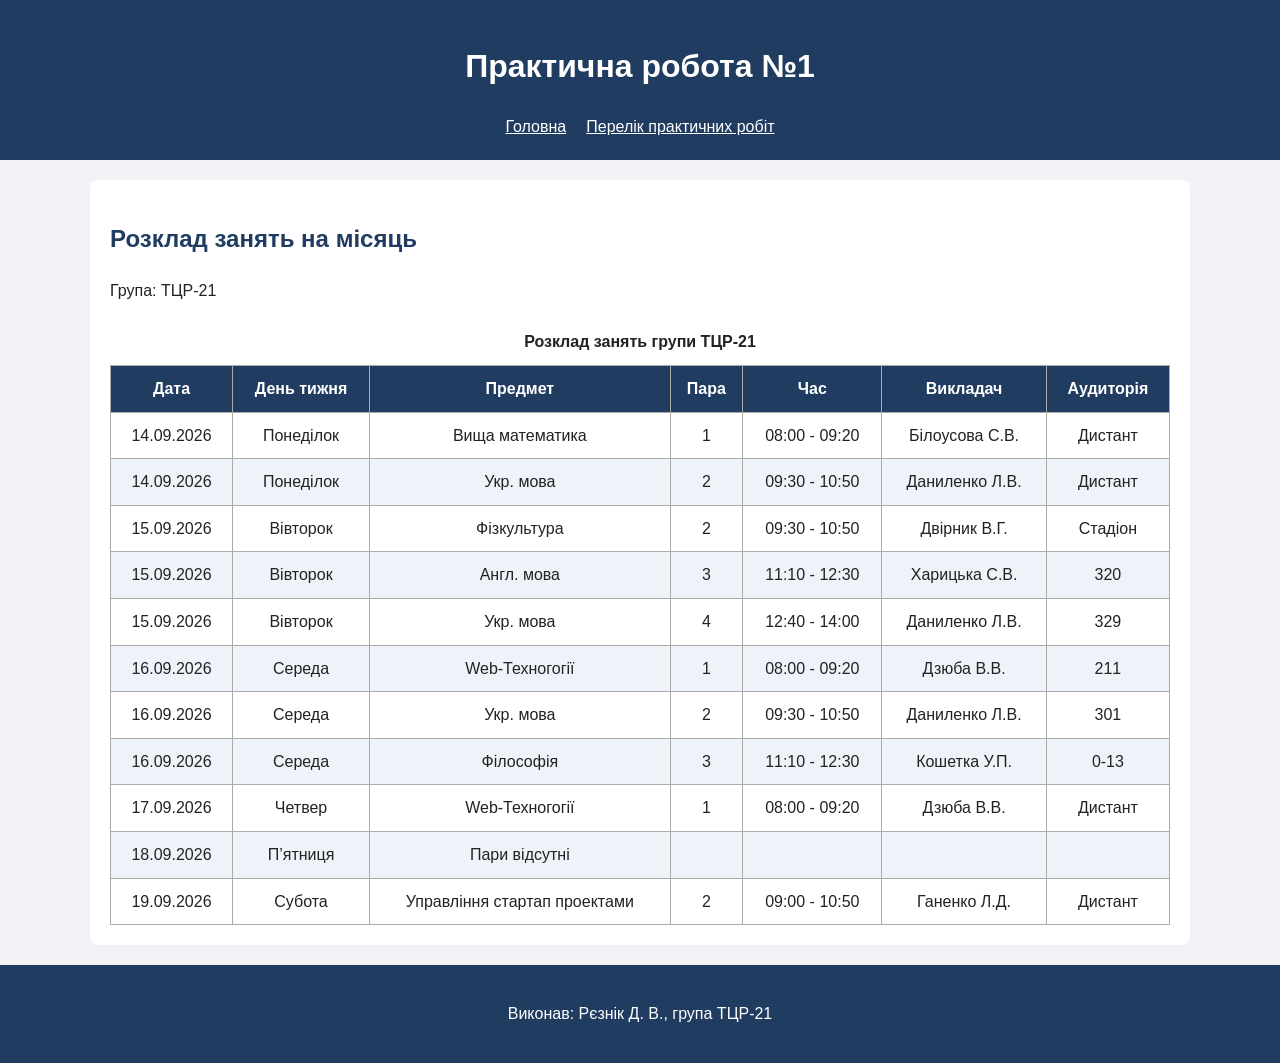
<file: PR1.html>
<!DOCTYPE html>
<html lang="uk">
<head>  
<meta charset="UTF-8">
<meta name="viewport" content="width=device-width, initial-scale=1.0">
<title>Практична робота №1</title>
<link rel="stylesheet" href="styles.css">
</head>
<body> 

        <header>
            <h1>Практична робота №1</h1>

                <nav>
                        <a href="index.html">Головна</a>
                        <a href="index.html#practical">Перелік практичних робіт</a>
                </nav>
        </header>

        <main>
                <section>
                    <h2>Розклад занять на місяць</h2>
                    <p>Група: ТЦР-21</p>
                    <div class="table-container">
                        <table>
                            <caption>Розклад занять групи ТЦР-21</caption>
                            <thead>
                                <tr>
                                    <th scope="col">Дата</th>
                                    <th scope="col">День тижня</th>
                                    <th scope="col">Предмет</th>
                                    <th scope="col">Пара</th>
                                    <th scope="col">Час</th>
                                    <th scope="col">Викладач</th>
                                    <th scope="col">Аудиторія</th>
                                </tr>
                            </thead>
                            <tbody>
                                <tr>
                                    <td>14.09.2026</td>
                                    <td>Понеділок</td>
                                    <td>Вища математика</td>
                                    <td>1</td>
                                    <td>08:00 - 09:20</td>
                                    <td>Білоусова С.В.</td>
                                    <td>Дистант</td>
                                </tr>

                                <tr>
                                    <td>14.09.2026</td>
                                    <td>Понеділок</td>
                                    <td>Укр. мова</td>
                                    <td>2</td>
                                    <td>09:30 - 10:50</td>
                                    <td>Даниленко Л.В.</td>
                                    <td>Дистант</td>
                                </tr>

                                <tr>
                                    <td>15.09.2026</td>
                                    <td>Вівторок</td>
                                    <td>Фізкультура</td>
                                    <td>2</td>
                                    <td>09:30 - 10:50</td>
                                    <td>Двірник В.Г.</td>
                                    <td>Стадіон</td>
                                </tr>

                                <tr>
                                    <td>15.09.2026</td>
                                    <td>Вівторок</td>
                                    <td>Англ. мова</td>
                                    <td>3</td>
                                    <td>11:10 - 12:30</td>
                                    <td>Харицька С.В.</td>
                                    <td>320</td>
                                </tr>

                                <tr>
                                    <td>15.09.2026</td>
                                    <td>Вівторок</td>
                                    <td>Укр. мова</td>
                                    <td>4</td>
                                    <td>12:40 - 14:00</td>
                                    <td>Даниленко Л.В.</td>
                                    <td>329</td>
                                </tr>

                                <tr>
                                    <td>16.09.2026</td>
                                    <td>Середа</td>
                                    <td>Web-Техногогії</td>
                                    <td>1</td>
                                    <td>08:00 - 09:20</td>
                                    <td>Дзюба В.В.</td>
                                    <td>211</td>
                                </tr>

                                <tr>
                                    <td>16.09.2026</td>
                                    <td>Середа</td>
                                    <td>Укр. мова</td>
                                    <td>2</td>
                                    <td>09:30 - 10:50</td>
                                    <td>Даниленко Л.В.</td>
                                    <td>301</td>
                                </tr>

                                <tr>
                                    <td>16.09.2026</td>
                                    <td>Середа</td>
                                    <td>Філософія</td>
                                    <td>3</td>
                                    <td>11:10 - 12:30</td>
                                    <td>Кошетка У.П.</td>
                                    <td>0-13</td>
                                </tr>

                                <tr>
                                    <td>17.09.2026</td>
                                    <td>Четвер</td>
                                    <td>Web-Техногогії</td>
                                    <td>1</td>
                                    <td>08:00 - 09:20</td>
                                    <td>Дзюба В.В.</td>
                                    <td>Дистант</td>
                                </tr>
                                
                                <tr>
                                    <td>18.09.2026</td>
                                    <td>П’ятниця</td>
                                    <td>Пари відсутні</td>
                                    <td></td>
                                    <td></td>
                                    <td></td>
                                    <td></td>
                                </tr>

                                <tr>
                                    <td>19.09.2026</td>
                                    <td>Субота</td>
                                    <td>Управління стартап проектами</td>
                                    <td>2</td>
                                    <td>09:00 - 10:50</td>
                                    <td>Ганенко Л.Д.</td>
                                    <td>Дистант</td>
                                </tr>

                                </tbody>
                        </table>
                    </div>
                </section>
        </main>
                <footer>
                        <p>Виконав: Рєзнік Д. В., група ТЦР-21</p>
                    </footer>
</body>
</html>
</file>
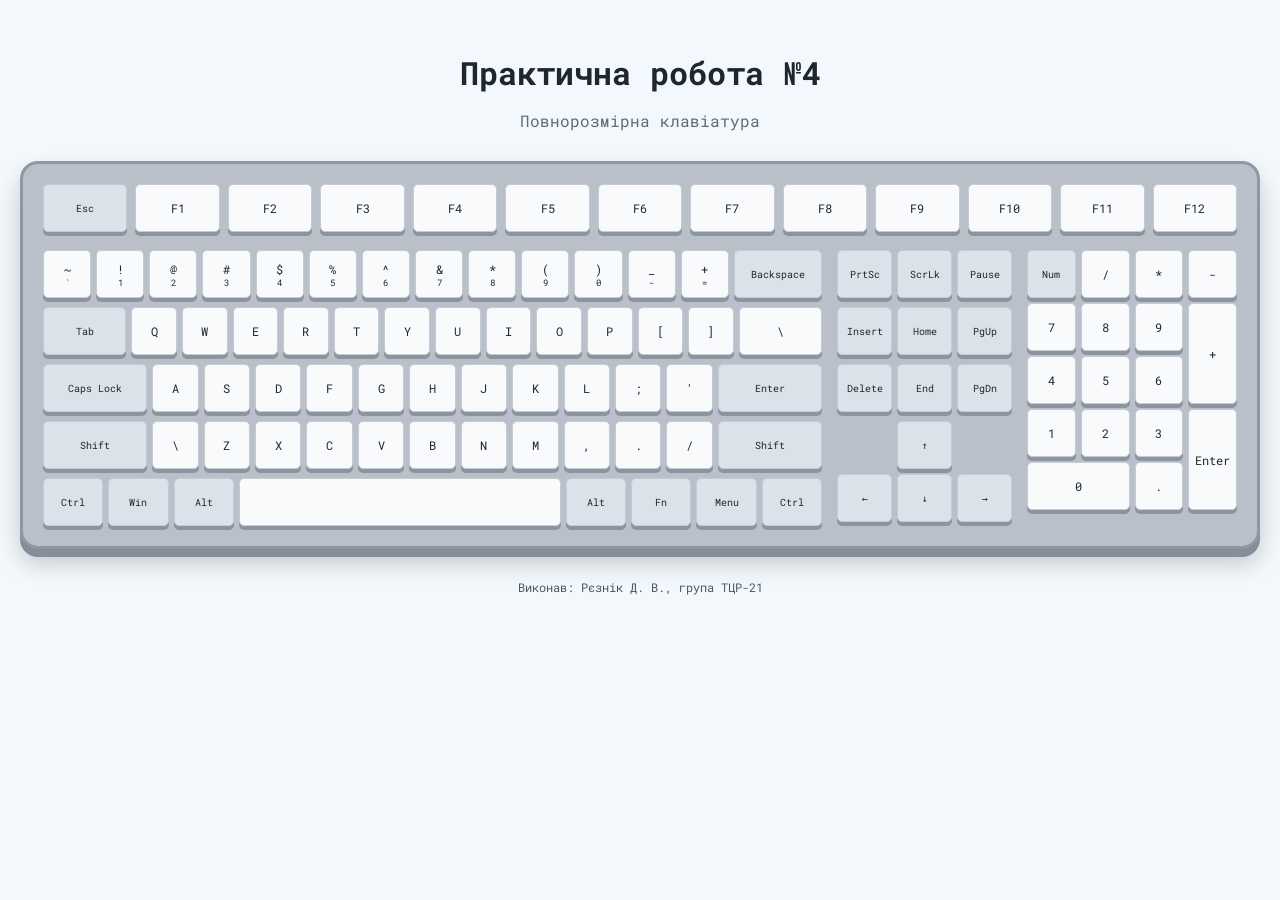
<file: PR4.html>
<!DOCTYPE html>
<html lang="uk">
<head>
    <meta charset="UTF-8">
    <meta name="viewport" content="width=device-width, initial-scale=1.0">
    <title>Практична робота №4</title>
    <link rel="stylesheet" href="PR4.css">
</head>
<body>

    <h1>Практична робота №4</h1>
    <p class="subtitle">Повнорозмірна клавіатура</p>

    <main class="keyboard">

        <div class="function-row">
            <button class="key special">Esc</button>
            <button class="key">F1</button>
            <button class="key">F2</button>
            <button class="key">F3</button>
            <button class="key">F4</button>
            <button class="key">F5</button>
            <button class="key">F6</button>
            <button class="key">F7</button>
            <button class="key">F8</button>
            <button class="key">F9</button>
            <button class="key">F10</button>
            <button class="key">F11</button>
            <button class="key">F12</button>
        </div>

        <div class="keyboard-body">

            <section class="typing-area">

                <div class="key-row">
                    <button class="key">~<small>`</small></button>
                    <button class="key">!<small>1</small></button>
                    <button class="key">@<small>2</small></button>
                    <button class="key">#<small>3</small></button>
                    <button class="key">$<small>4</small></button>
                    <button class="key">%<small>5</small></button>
                    <button class="key">^<small>6</small></button>
                    <button class="key">&amp;<small>7</small></button>
                    <button class="key">*<small>8</small></button>
                    <button class="key">(<small>9</small></button>
                    <button class="key">)<small>0</small></button>
                    <button class="key">_<small>-</small></button>
                    <button class="key">+<small>=</small></button>
                    <button class="key wide special">Backspace</button>
                </div>

                <div class="key-row">
                    <button class="key wide special">Tab</button>
                    <button class="key">Q</button>
                    <button class="key">W</button>
                    <button class="key">E</button>
                    <button class="key">R</button>
                    <button class="key">T</button>
                    <button class="key">Y</button>
                    <button class="key">U</button>
                    <button class="key">I</button>
                    <button class="key">O</button>
                    <button class="key">P</button>
                    <button class="key">[</button>
                    <button class="key">]</button>
                    <button class="key wide">\</button>
                </div>

                <div class="key-row">
                    <button class="key extra-wide special">Caps Lock</button>
                    <button class="key">A</button>
                    <button class="key">S</button>
                    <button class="key">D</button>
                    <button class="key">F</button>
                    <button class="key">G</button>
                    <button class="key">H</button>
                    <button class="key">J</button>
                    <button class="key">K</button>
                    <button class="key">L</button>
                    <button class="key">;</button>
                    <button class="key">'</button>
                    <button class="key extra-wide special">Enter</button>
                </div>

                <div class="key-row">
                    <button class="key shift special">Shift</button>
                    <button class="key">\</button>
                    <button class="key">Z</button>
                    <button class="key">X</button>
                    <button class="key">C</button>
                    <button class="key">V</button>
                    <button class="key">B</button>
                    <button class="key">N</button>
                    <button class="key">M</button>
                    <button class="key">,</button>
                    <button class="key">.</button>
                    <button class="key">/</button>
                    <button class="key shift special">Shift</button>
                </div>

                <div class="key-row bottom-row">
                    <button class="key special">Ctrl</button>
                    <button class="key special">Win</button>
                    <button class="key special">Alt</button>
                    <button class="key space"></button>
                    <button class="key special">Alt</button>
                    <button class="key special">Fn</button>
                    <button class="key special">Menu</button>
                    <button class="key special">Ctrl</button>
                </div>

            </section>

            <section class="navigation">

                <div class="nav-row">
                    <button class="key special">PrtSc</button>
                    <button class="key special">ScrLk</button>
                    <button class="key special">Pause</button>
                </div>

                <div class="nav-row">
                    <button class="key special">Insert</button>
                    <button class="key special">Home</button>
                    <button class="key special">PgUp</button>
                </div>

                <div class="nav-row">
                    <button class="key special">Delete</button>
                    <button class="key special">End</button>
                    <button class="key special">PgDn</button>
                </div>

                <div class="arrows">
                    <button class="key special up">↑</button>
                    <button class="key special left">←</button>
                    <button class="key special down">↓</button>
                    <button class="key special right">→</button>
                </div>

            </section>

            <section class="numpad">

                <button class="key special">Num</button>
                <button class="key">/</button>
                <button class="key">*</button>
                <button class="key">-</button>

                <button class="key">7</button>
                <button class="key">8</button>
                <button class="key">9</button>
                <button class="key tall">+</button>

                <button class="key">4</button>
                <button class="key">5</button>
                <button class="key">6</button>

                <button class="key">1</button>
                <button class="key">2</button>
                <button class="key">3</button>
                <button class="key tall enter">Enter</button>

                <button class="key zero">0</button>
                <button class="key">.</button>

            </section>

        </div>

    </main>

    <footer>
        Виконав: Рєзнік Д. В., група ТЦР-21
    </footer>

</body>
</html>
</file>
<file: styles.css>
body {
    margin: 0;
    font-family: Arial, sans-serif;
    line-height: 1.6;
    background-color: #f0f2f5;
    color: #222;
}

header, footer {
    padding: 20px;
    text-align: center;
    background-color: #203c60;
    color: white;
}

nav {
    display: flex;
    justify-content: center;
    flex-wrap: wrap;
    gap: 20px;
}

nav a, footer a {
    color: white;
}

main {
    max-width: 1100px;
    margin: 20px auto;
    padding: 0 15px;
}

section {
    margin-bottom: 20px;
    padding: 20px;
    background-color: white;
    border-radius: 8px;
}

h2 {
    color: #203c60;
}

img {
    max-width: 100%;
    height: auto;
    border-radius: 8px;
}

a {
    color: #165bb5;
}

a:hover {
    text-decoration: none;
}

.table-container {
    overflow-x: auto;
}

table {
    width: 100%;
    border-collapse: collapse;
}

caption {
    padding: 10px;
    font-weight: bold;
}

th, td {
    border: 1px solid #aaa;
    padding: 10px;
    text-align: center;
}

th {
    background-color: #203c60;
    color: white;
}

tbody tr:nth-child(even) {
    background-color: #eef3fa;
}

/* Лабораторна робота */

body > h1 {
    padding: 0 15px;
    text-align: center;
    color: #203c60;
}

form {
    box-sizing: border-box;
    width: calc(100% - 30px);
    max-width: 470px;
    margin: 25px auto;
    padding: 25px;
    background-color: white;
    border-radius: 12px;
    box-shadow: 0 4px 15px rgba(0, 0, 0, 0.1);
}

form label {
    display: block;
    margin-bottom: 6px;
    font-weight: bold;
}

form input, form select {
    box-sizing: border-box;
    width: 100%;
    padding: 10px;
    border: 1px solid #bbb;
    border-radius: 6px;
    background-color: white;
    color: #222;
    font-family: inherit;
    font-size: 16px;
}

form input:focus, form select:focus {
    outline: 2px solid #316bc2;
    outline-offset: 2px;
}

form input[type="submit"] {
    padding: 12px;
    background-color: #203c60;
    color: white;
    border: none;
    font-weight: bold;
    cursor: pointer;
}

form input[type="submit"]:hover {
    background-color: #316bc2;
}
</file>
<file: lab2.css>
nav a, footer a {
    color: white !important;
}

header, footer {
    padding: 20px;
    text-align: center;
    background-color: #203c60;
    color: white;
}

nav ul {
    display: flex;
    justify-content: center;
    flex-wrap: wrap;
    gap: 20px;
    list-style: none;
    padding: 0;
    margin: 0;
}

.container {
    max-width: 1100px;
    margin: 25px auto;
    padding: 30px;
    background-color: white;
    border-radius: 12px;
    box-shadow: 0 4px 15px rgba(0, 0, 0, 0.08);
}

.container h1 {
    margin-top: 0;
    color: #203c60;
    font-size: 28px;
}

.container > p {
    margin: 15px 0;
}

.container ul {
    padding-left: 25px;
    margin: 15px 0;
}

.container li {
    padding: 3px 0;
}

.box {
    margin: 20px 0;
    padding: 15px;
    background-color: #eef3fa;
    border-left: 4px solid #203c60;
    border-radius: 6px;
}

.box p {
    margin: 0;
    color: #203c60;
}

form {
    box-sizing: border-box;
    width: 100%;
    max-width: 470px;
    margin: 25px auto 0;
    padding: 20px;
    background-color: white;
    border-radius: 10px;
    box-shadow: 0 4px 12px rgba(0, 0, 0, 0.1);
}

form label {
    display: block;
    margin-bottom: 5px;
    font-weight: bold;
}

form input[type="text"],
form input[type="email"] {
    box-sizing: border-box;
    width: 100%;
    padding: 9px;
    margin-bottom: 10px;
    border: 1px solid #bbb;
    border-radius: 5px;
}

section {
    margin: 20px 0;
    padding: 20px;
    background-color: white;
    border-radius: 8px;
}
</file>
<file: lab3.css>
* {
    box-sizing: border-box;
}

body{
    margin: 0;
    font-family: Arial sans-serif;
    background-color: #f9f9f9;
    color:#0f0f0f;
}

a{
    color: inherit;
    text-decoration: none;
}

.header{
    height: 60px;
    padding: 0 20px;
    display: flex;
    align-items: center;
    justify-content: space-between;
    gap: 20px;
    background: #fff;
    border-bottom: 1px solid #ddd;
    position: sticky;
    top: 0;
    z-index: 10;
}

.logo{
    display: flex;
    align-items: center;
    gap: 5px;
    font-size: 22px;
    white-space: nowrap;
}

.logo sub{
    font-size: 10px;
    color: #666;
}

.menu-icon {
    width: 22px;
    height: 2px;
    margin-right: 10px;
    background: #333;
    position: relative;
}

.menu-icon::before,
.menu-icon::after{
    content: "";
    width: 22px;
    left: 0;
    background: #333;
}

.menu-icon::before { top: -7px; }
.menu-icon::after { top: 7px; }

.youtube-icon {
    width: 30px;
    height: 21px;
    background: #ff0033;
    border-radius: 6px;
    position: relative;
}

.youtube-icon::after {
    content: "";
    position: absolute;
    top: 5px;
    left: 12px;
    border-left: 8px solid rgb(255, 255, 255);
    border-top: 5px solid transparent;
    border-bottom: 5px solid transparent;
}

.search {
    display: flex;
    flex: 1;
    min-width: 100px;
    max-width: 600px;
    height: 40px;
}

.search input {
    flex: 1;
    min-width: 0;
    padding: 0 15px;
    border: 1px solid #ccc;
    border-radius: 20px 0 0 20px;
    font-size: 15px;
}

.search button {
    width: 60px;
    border: 1px solid #ccc;
    border-left: none;
    border-radius: 0 20px 20px 0;
    background: #eee;
    cursor: pointer;
}

.search button::after {
    content: "⌕";
    font-size: 24px;
}

.header-actions {
    display: flex;
    align-items: center;
    justify-content: flex-end;
    gap: 10px;
    flex-shrink: 0;
}

.header-actions button {
    display: flex;
    align-items: center;
    justify-content: center;
    width: 40px;
    height: 40px;
    padding: 0;
    border: none;
    border-radius: 50%;
    background: transparent;
    cursor: pointer;
}

.header-actions button:hover {
    background: #e8e8e8;
}

.header-actions .avatar {
    width: 36px;
    height: 36px; 
    background: #286ac4;
    color: rgb(255, 255, 255);
    font-size: 15px;
    font-weight: bold;
}

.layout {
    display: flex;
    align-items: flex-start;
}

.sidebar {
    width: 230px;
    min-width: 230px;
    height: calc(100vh - 60px);
    overflow-y: auto;
    padding: 12px;
    background: #f9f9f9;
    position: sticky;
    top: 60px;
}

.sidebar a {
    display: flex;
    align-items: center;
    gap: 12px;
    min-height: 42px;
    padding: 8px 12px;
    margin-bottom: 2px;
    border-radius: 8px;
    font-size: 14px;
    color: #0f0f0f;
}

.sidebar a:hover {
    background: #e8e8e8;
}

.sidebar a.active {
    background: #e5e5e5;
    font-weight: bold;
}

.sidebar a.show-more {
    cursor: pointer;
}

.sidebar a.show-more span {
    width: 24px;
    font-size: 18px;
    text-align: center;
}

.sidebar h3 {
    margin: 18px 12px 12px;
    font-size: 16px;
}

.sidebar hr {
    border: none;
    border-top: 1px solid #ddd;
    margin: 12px 0;
}

.sidebar a img {
    width: 28px;
    height: 28px;
    min-width: 28px;
    border-radius: 50%;
    object-fit: cover;
}

.content {
    flex: 1;
    min-width: 0;
    padding: 20px;
}

.categories {
    display: flex;
    gap: 10px;
    overflow-x: auto;
    padding-bottom: 18px;
    margin-bottom: 5px;
}

.categories button {
    flex-shrink: 0;
    padding: 9px 14px;
    border: none;
    border-radius: 8px;
    background: #eee;
    font-size: 14px;
    cursor: pointer;
}

.categories button:hover {
    background: #ddd;
}

.categories button.selected {
    background: #0f0f0f;
    color: rgb(255, 255, 255);
}

.video {
    display: inline-block;
    vertical-align: top;
    width: 23.5%;
    margin: 0 1.5% 30px 0;
}

.video:nth-of-type(4n) {
    margin-right: 0;
}

.video > a {
    display: block;
    overflow: hidden;
    border-radius: 10px;
}

.video > a img {
    display: block;
    width: 100%;
    aspect-ratio: 16 / 9;
    object-fit: cover;
}

.video-info {
    display: flex;
    align-items: flex-start;
    gap: 10px;
    margin-top: 10px;
}

.chennel-avatar {
    display: flex;
    align-items: center;
    justify-content: center;
    width: 40px;
    height: 40px;
    min-width: 40px;
    overflow: hidden;
    border-radius: 50%;
    background: #ddd;
    font-weight: bold;
}

.chennel-avatar img {
    display: block;
    width: 100%;
    height: 100%;
    object-fit: cover;
}

.video-info h3 {
    margin: 0 0 8px;
    font-size: 14px;
    line-height: 1.4;
}

.video-info p {
    margin: 5px 0;
    color: #606060;
    font-size: 13px;
    line-height: 1.4;
}

.shorts {
    clear: both;
    margin-top: 20px;
    padding-top: 20px;
    border-top: 1px solid #ddd;
}

.shorts h2 {
    display: flex;
    align-items: center;
    gap: 10px;
    margin: 20px 0;
    font-size: 22px;
}

.shorts h2 span {
    display: inline-flex;
    align-items: center;
    justify-content: center;
    width: 25px;
    height: 30px;
    border-radius: 6px;
    background: #ff0033;
    color: white;
    font-size: 15px;
}

.shorts-list {
    display: flex;
    flex-wrap: wrap;
    gap: 15px;
}

.shorts-list article {
    width: 18%;
    margin-bottom: 20px;
}

.shorts-list article > a {
    display: block;
    overflow: hidden;
    border-radius: 10px;
}

.shorts-list img {
    display: block;
    width: 100%;
    aspect-ratio: 9 / 16;
    object-fit: cover;
}

.shorts-list h3 {
    margin: 10px 0 6px;
    font-size: 14px;
    line-height: 1.4;
}

.shorts-list p {
    margin: 0;
    color: #606060;
    font-size: 12px;
}
</file>
<file: lab4.css>
* {
    box-sizing: border-box;
}

body {
    margin: 0;
    padding: 20px;
    background-color: #eeeeee;
    font-family: Arial, sans-serif;
    color: #333333;
}

.planner {
    display: grid;
    grid-template-columns: 210px repeat(3, 1fr);
    grid-template-rows: 90px 1fr 1fr 15px;
    grid-template-areas:
        "header header header header"
        "sidebar monday tuesday wednesday"
        "sidebar thursday friday weekend"
        "footer footer footer footer";

    max-width: 1200px;
    min-height: 700px;
    margin: 0 auto;
    background-color: white;
    border: 3px solid #cccccc;
    gap: 1px;
}

.header {
    grid-area: header;
    display: grid;
    grid-template-columns: 1.5fr 1fr 1.5fr 1.5fr;
    align-items: center;
    gap: 15px;
    padding: 15px;
    border-bottom: 2px solid #aaaaaa;
}

.title h1 {
    margin: 0;
    font-family: Georgia, serif;
    font-size: 30px;
}

.week,
.habit {
    display: flex;
    flex-direction: column;
    gap: 5px;
    font-size: 11px;
    font-weight: bold;
}

.week input,
.habit input {
    width: 100%;
    border: none;
    border-bottom: 1px solid #999999;
    font-size: 14px;
}

.checks {
    display: flex;
    flex-direction: column;
    gap: 8px;
    font-size: 10px;
    font-weight: bold;
}

.checks label {
    display: flex;
    justify-content: flex-end;
    align-items: center;
    gap: 5px;
}

.sidebar {
    grid-area: sidebar;
    padding: 15px;
    border-right: 2px solid #aaaaaa;
}

.sidebar section {
    margin-bottom: 25px;
}

.sidebar h3 {
    margin: 0 0 10px;
    font-size: 12px;
}

.task {
    display: grid;
    grid-template-columns: 15px 1fr;
    align-items: center;
    gap: 5px;
    margin-bottom: 10px;
}

.task input[type="text"] {
    width: 100%;
    border: none;
    border-bottom: 1px solid #aaaaaa;
    font-size: 12px;
}

.day {
    display: grid;
    grid-template-columns: 1fr auto;
    grid-template-rows: 30px 1fr;
    padding: 8px;
    border-right: 1px solid #aaaaaa;
    border-bottom: 1px solid #aaaaaa;
}

.day h3 {
    margin: 0;
    text-align: center;
    font-size: 12px;
}

.day textarea {
    grid-column: 1 / 3;
    width: 100%;
    height: 100%;
    border: none;
    resize: none;
    font-family: Arial, sans-serif;
    font-size: 14px;
}

.monday {
    grid-area: monday;
}

.tuesday {
    grid-area: tuesday;
}

.wednesday {
    grid-area: wednesday;
}

.thursday {
    grid-area: thursday;
}

.friday {
    grid-area: friday;
}

.weekend {
    grid-area: weekend;
    display: grid;
    grid-template-rows: 1fr 1fr;
}

.saturday {
    border-bottom: 1px solid #aaaaaa;
}

.sunday {
    border-bottom: none;
}

footer {
    grid-area: footer;
    background-color: #999999;
}

input[type="checkbox"] {
    cursor: pointer;
}

input[type="text"]:focus,
textarea:focus {
    outline: 1px solid #999999;
}
</file>
<file: lab5.css>
* {
    box-sizing: border-box;
}

body {
    margin: 0;
    font-family: Arial, sans-serif;
    color: #20233b;
}

.container {
    max-width: 900px;
    margin: 0 auto;
    padding: 0 20px;
}

nav {
    display: flex;
    justify-content: flex-end;
    gap: 30px;
    padding: 30px 0;
}

a {
    color: #21243d;
    text-decoration: none;
}

nav a {
    font-size: 18px;
    font-weight: bold;
}

a:hover {
    color: #ff6464;
}

.hero {
    display: flex;
    justify-content: space-between;
    align-items: center;
    gap: 50px;
    padding-top: 90px;
    padding-bottom: 95px;
}

.hero-text {
    max-width: 540px;
}

h1 {
    font-size: 44px;
    line-height: 1.35;
    margin: 0 0 25px;
}

p {
    line-height: 1.6;
}

.hero-text p {
    margin-bottom: 35px;
}

.avatar {
    width: 245px;
    height: 245px;
    border-radius: 50%;
    object-fit: cover;
    box-shadow: -8px 12px #edf7fa;
}

.button {
    display: inline-block;
    padding: 13px 22px;
    background: #ff6464;
    color: white;
    border-radius: 3px;
    font-size: 18px;
}

.button:hover {
    background: #e75353;
    color: white;
}

.blog {
    background: #edf7fa;
    padding: 25px 0 35px;
}

h2 {
    font-size: 23px;
    font-weight: normal;
    margin: 0 0 20px;
}

.blog-list {
    display: grid;
    grid-template-columns: 1fr 1fr;
    gap: 20px;
}

.blog {
    background: white;
    padding: 22px;
}

h3 {
    font-size: 26px;
    margin: 0 0 15px;
}

.blog-meta {
    font-size: 17px;
}

.blog-meta span {
    color: #8695a4;
    padding: 0 12px;
}

.works {
    padding-top: 35px;
    padding-bottom: 55px;
}

.work {
    display: flex;
    gap: 25px;
    padding: 25px 0;
    border-bottom: 1px solid #e0e0e0;
}

.work img {
    width: 245px;
    height: 160px;
    object-fit: cover;
    border-radius: 6px;
}

.work h3 {
    margin-bottom: 10px;
}

.work-meta {
    color: #8695a4;
    font-size: 19px;
    margin: 0;
}

.year {
    display: inline-block;
    padding: 3px 12px;
    margin-right: 18px;
    border-radius: 15px;
    background: #142850;
    color: white;
    font-size: 17px;
    font-weight: bold;
}

footer {
    text-align: center;
    padding: 35px 20px;
}

footer h2 {
    margin-bottom: 5px;
}

footer p {
    margin: 10px 0;
}
</file>
<file: PomichCar.css>
* {
    margin: 0;
    padding: 0;
    box-sizing: border-box;
}

html {
    scroll-behavior: smooth;
}

body {
    font-family: Arial, sans-serif;
    background: #f2f6f3;
    color: #203b34;
}

header {
    height: 75px;
    padding: 0 7%;
    display: flex;
    align-items: center;
    justify-content: space-between;
    background: #ffffff;
    border-bottom: 1px solid #e1e9e4;
}

.logo {
    font-size: 22px;
    font-weight: bold;
    color: #183f34;
}

.logo span,
.hero h1 span {
    color: #21966d;
}

nav {
    display: flex;
    gap: 30px;
}

nav a {
    text-decoration: none;
    color: #52635d;
    font-size: 14px;
}

nav a:hover {
    color: #21966d;
}

.header-btn,
.main-btn {
    display: inline-block;
    background: #174638;
    color: white;
    padding: 13px 23px;
    border-radius: 12px;
    text-decoration: none;
    font-size: 14px;
    font-weight: bold;
    transition: 0.2s;
}

.header-btn:hover,
.main-btn:hover {
    background: #21966d;
    transform: translateY(-2px);
}

.hero {
    padding: 70px 7%;
    display: flex;
    align-items: center;
    justify-content: space-between;
    gap: 50px;
}

.hero-text {
    max-width: 480px;
}

.tag {
    color: #21966d;
    font-size: 11px;
    font-weight: bold;
    letter-spacing: 2px;
}

.hero h1 {
    font-size: 48px;
    line-height: 1.2;
    margin: 20px 0;
}

.hero p {
    color: #71817a;
    line-height: 1.8;
    margin-bottom: 28px;
}

.hero-image {
    width: 48%;
}

.hero-image img {
    width: 100%;
    display: block;
    border-radius: 18px;
    box-shadow: 0 15px 40px #183f3420;
}

.problem,
.features,
.contact {
    padding: 65px 7%;
    text-align: center;
}

.problem h2,
.features h2,
.contact h2 {
    font-size: 30px;
    margin: 15px 0;
}

.problem p,
.contact p {
    max-width: 650px;
    margin: 0 auto;
    color: #71817a;
    line-height: 1.8;
}

.features {
    background: #e9f0ec;
}

.cards {
    display: grid;
    grid-template-columns: repeat(3, 1fr);
    gap: 20px;
    margin-top: 35px;
    text-align: left;
}

.card {
    background: white;
    padding: 25px;
    border-radius: 16px;
    border: 1px solid #e1eae4;
    transition: 0.2s;
}

.card:hover {
    transform: translateY(-5px);
    box-shadow: 0 10px 25px #183f3415;
}

.icon {
    font-size: 28px;
    margin-bottom: 15px;
}

.card h3 {
    font-size: 17px;
    margin-bottom: 12px;
}

.card p {
    color: #71817a;
    font-size: 14px;
    line-height: 1.7;
}

.solution {
    margin: 65px 7%;
    padding: 55px 25px;
    background: #174638;
    color: white;
    text-align: center;
    border-radius: 20px;
}

.solution h2 {
    font-size: 28px;
    margin-bottom: 15px;
}

.solution p {
    color: #d0e0d9;
    margin-bottom: 25px;
}

.solution .main-btn {
    background: #e8b45e;
    color: #203b34;
}

.contact form {
    max-width: 420px;
    margin: 30px auto 12px;
    display: flex;
    flex-direction: column;
    gap: 12px;
}

.contact input {
    padding: 15px;
    border: 1px solid #dce6df;
    border-radius: 10px;
    font-size: 14px;
    outline: none;
}

.contact input:focus {
    border-color: #21966d;
}

.contact button {
    padding: 15px;
    border: none;
    border-radius: 10px;
    background: #174638;
    color: white;
    font-size: 15px;
    font-weight: bold;
    cursor: pointer;
}

.contact button:hover {
    background: #21966d;
}

.contact small {
    color: #87958e;
}

footer {
    padding: 30px 7%;
    background: #173d33;
    color: white;
    display: flex;
    align-items: center;
    justify-content: space-between;
    flex-wrap: wrap;
    gap: 15px;
}

footer .logo {
    color: white;
}

footer p {
    font-size: 13px;
    color: #c1d1c9;
}
</file>
<file: PR4.css>
@import url('https://fonts.googleapis.com/css2?family=Roboto+Mono:wght@400;500;700&display=swap');

* {
    box-sizing: border-box;
}

body {
    margin: 0;
    padding: 30px 20px;
    background: #f3f8fd;
    color: #202630;
    font-family: 'Roboto Mono', monospace;
}

h1 {
    text-align: center;
    margin-bottom: 5px;
}

.subtitle {
    text-align: center;
    color: #606b78;
    margin-bottom: 30px;
}

.keyboard {
    width: 100%;
    max-width: 1250px;
    margin: auto;
    padding: 20px;
    background: #b9c0c9;
    border: 3px solid #8e98a4;
    border-radius: 18px;
    box-shadow: 0 8px 0 #858e99, 0 14px 25px #0003;
}

.function-row {
    display: grid;
    grid-template-columns: repeat(13, minmax(0, 1fr));
    gap: 8px;
    margin-bottom: 18px;
}

.keyboard-body {
    display: grid;
    grid-template-columns: minmax(600px, 1fr) 175px 210px;
    gap: 15px;
    align-items: start;
}

.typing-area {
    display: grid;
    gap: 9px;
    min-width: 0;
}

.key-row {
    display: flex;
    gap: 5px;
    min-width: 0;
}

.key-row .key {
    flex: 1;
    min-width: 0;
}

.key-row .wide {
    flex: 2;
}

.key-row .extra-wide {
    flex: 2.5;
}

.key-row .shift {
    flex: 2.5;
}

.key-row .space {
    flex: 6;
}

.key {
    min-width: 0;
    min-height: 48px;
    padding: 5px 3px;
    display: flex;
    flex-direction: column;
    justify-content: center;
    align-items: center;

    background: #f8fafc;
    border: 1px solid #c4cbd4;
    border-radius: 5px;
    box-shadow: 0 4px 0 #8b949f;

    color: #202630;
    font-family: inherit;
    font-size: 12px;
    cursor: pointer;
    user-select: none;
    transition: background 0.1s, transform 0.1s, box-shadow 0.1s;
}

.key small {
    font-size: 9px;
}

.key:hover {
    background: #dcecff;
}

.key:active {
    background: #78b7ff;
    transform: translateY(3px);
    box-shadow: 0 1px 0 #64788f;
}

.special {
    background: #dce2e9;
    font-size: 10px;
}

.navigation {
    display: grid;
    grid-template-rows: repeat(3, 48px) 101px;
    gap: 9px;
}

.nav-row {
    display: grid;
    grid-template-columns: repeat(3, minmax(0, 1fr));
    gap: 5px;
}

.arrows {
    display: grid;
    grid-template-columns: repeat(3, 1fr);
    grid-template-rows: repeat(2, 48px);
    gap: 5px;
    align-self: end;
}

.arrows .up {
    grid-column: 2;
    grid-row: 1;
}

.arrows .left {
    grid-column: 1;
    grid-row: 2;
}

.arrows .down {
    grid-column: 2;
    grid-row: 2;
}

.arrows .right {
    grid-column: 3;
    grid-row: 2;
}

.numpad {
    display: grid;
    grid-template-columns: repeat(4, minmax(0, 1fr));
    grid-template-rows: repeat(5, 48px);
    gap: 5px;
}

.numpad .tall {
    grid-column: 4;
    grid-row: 2 / span 2;
}

.numpad .enter {
    grid-column: 4;
    grid-row: 4 / span 2;
}

.numpad .zero {
    grid-column: 1 / span 2;
    grid-row: 5;
}

footer {
    text-align: center;
    margin-top: 30px;
    color: #4d5865;
    font-size: 12px;
}

@media (max-width: 1100px) {
    body {
        padding: 20px 10px;
    }

    .keyboard {
        overflow-x: auto;
    }

    .function-row,
    .keyboard-body {
        min-width: 1000px;
    }
}
</file>
